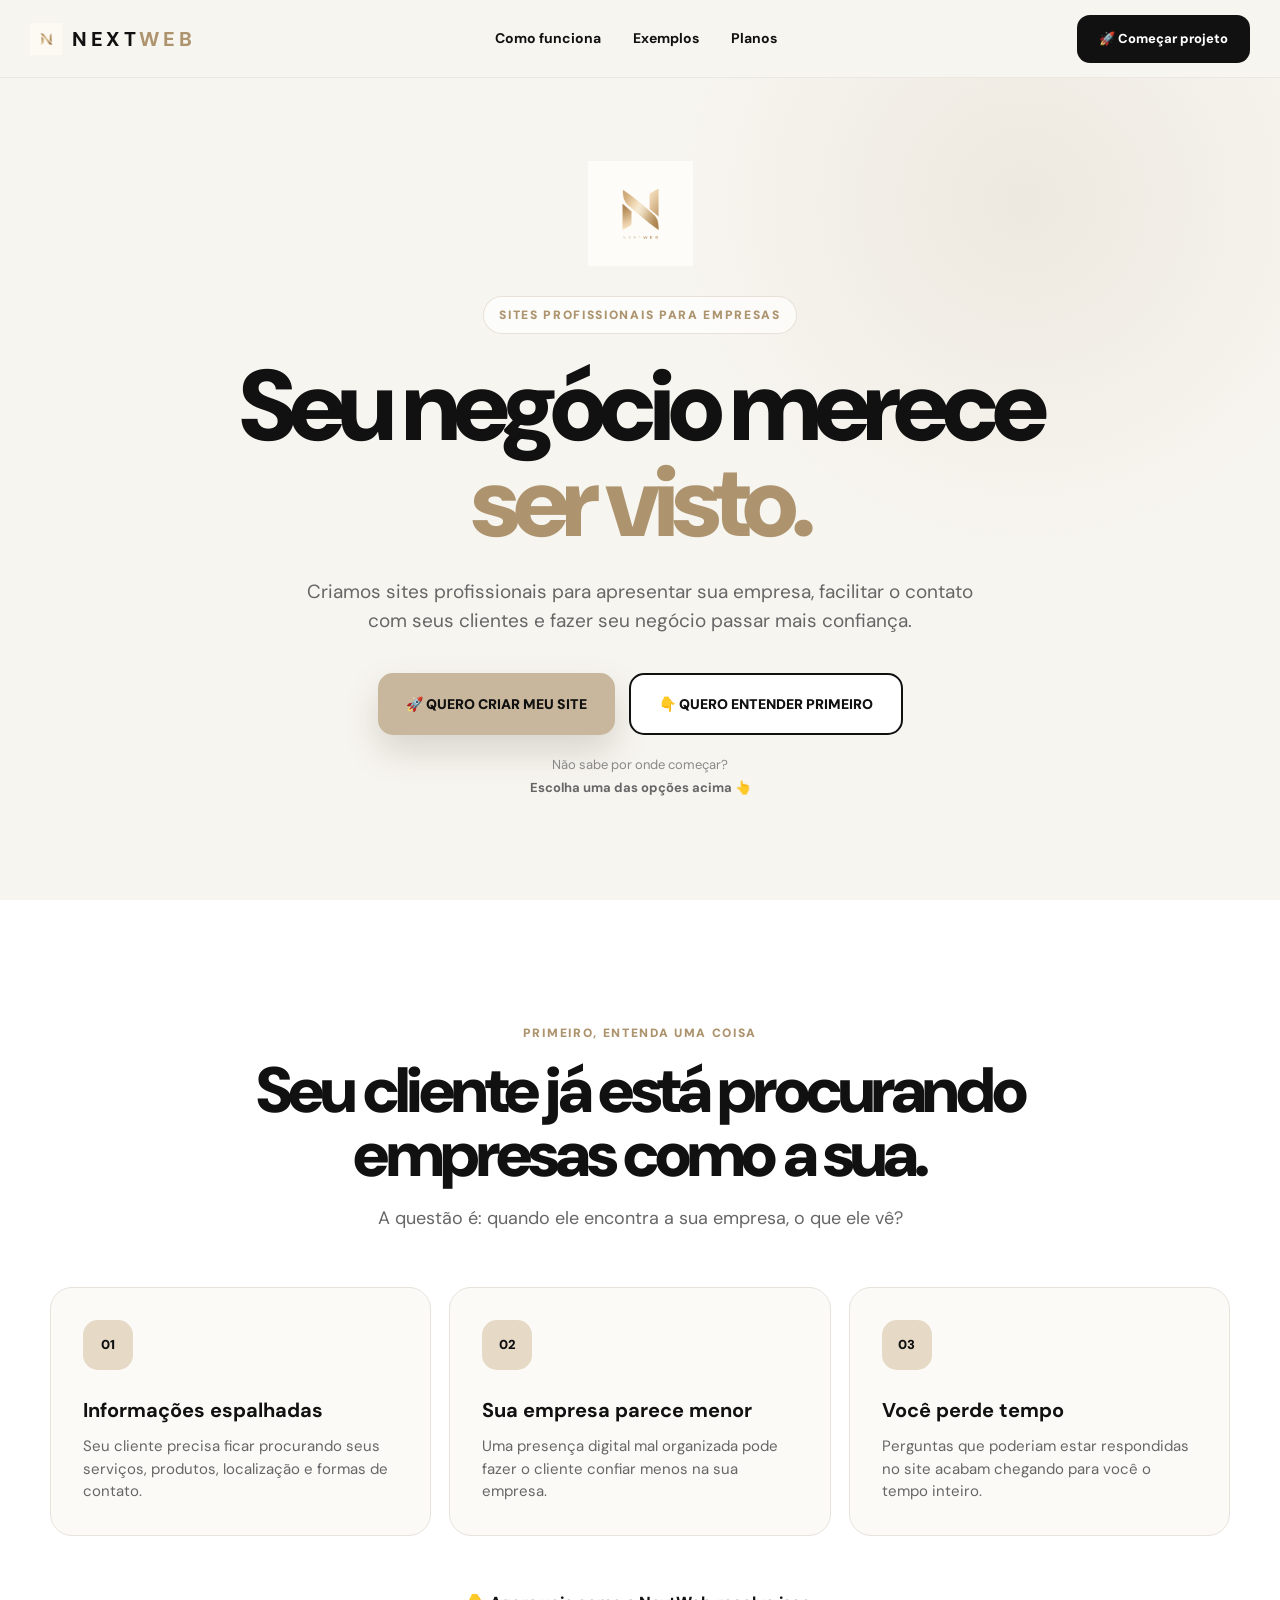
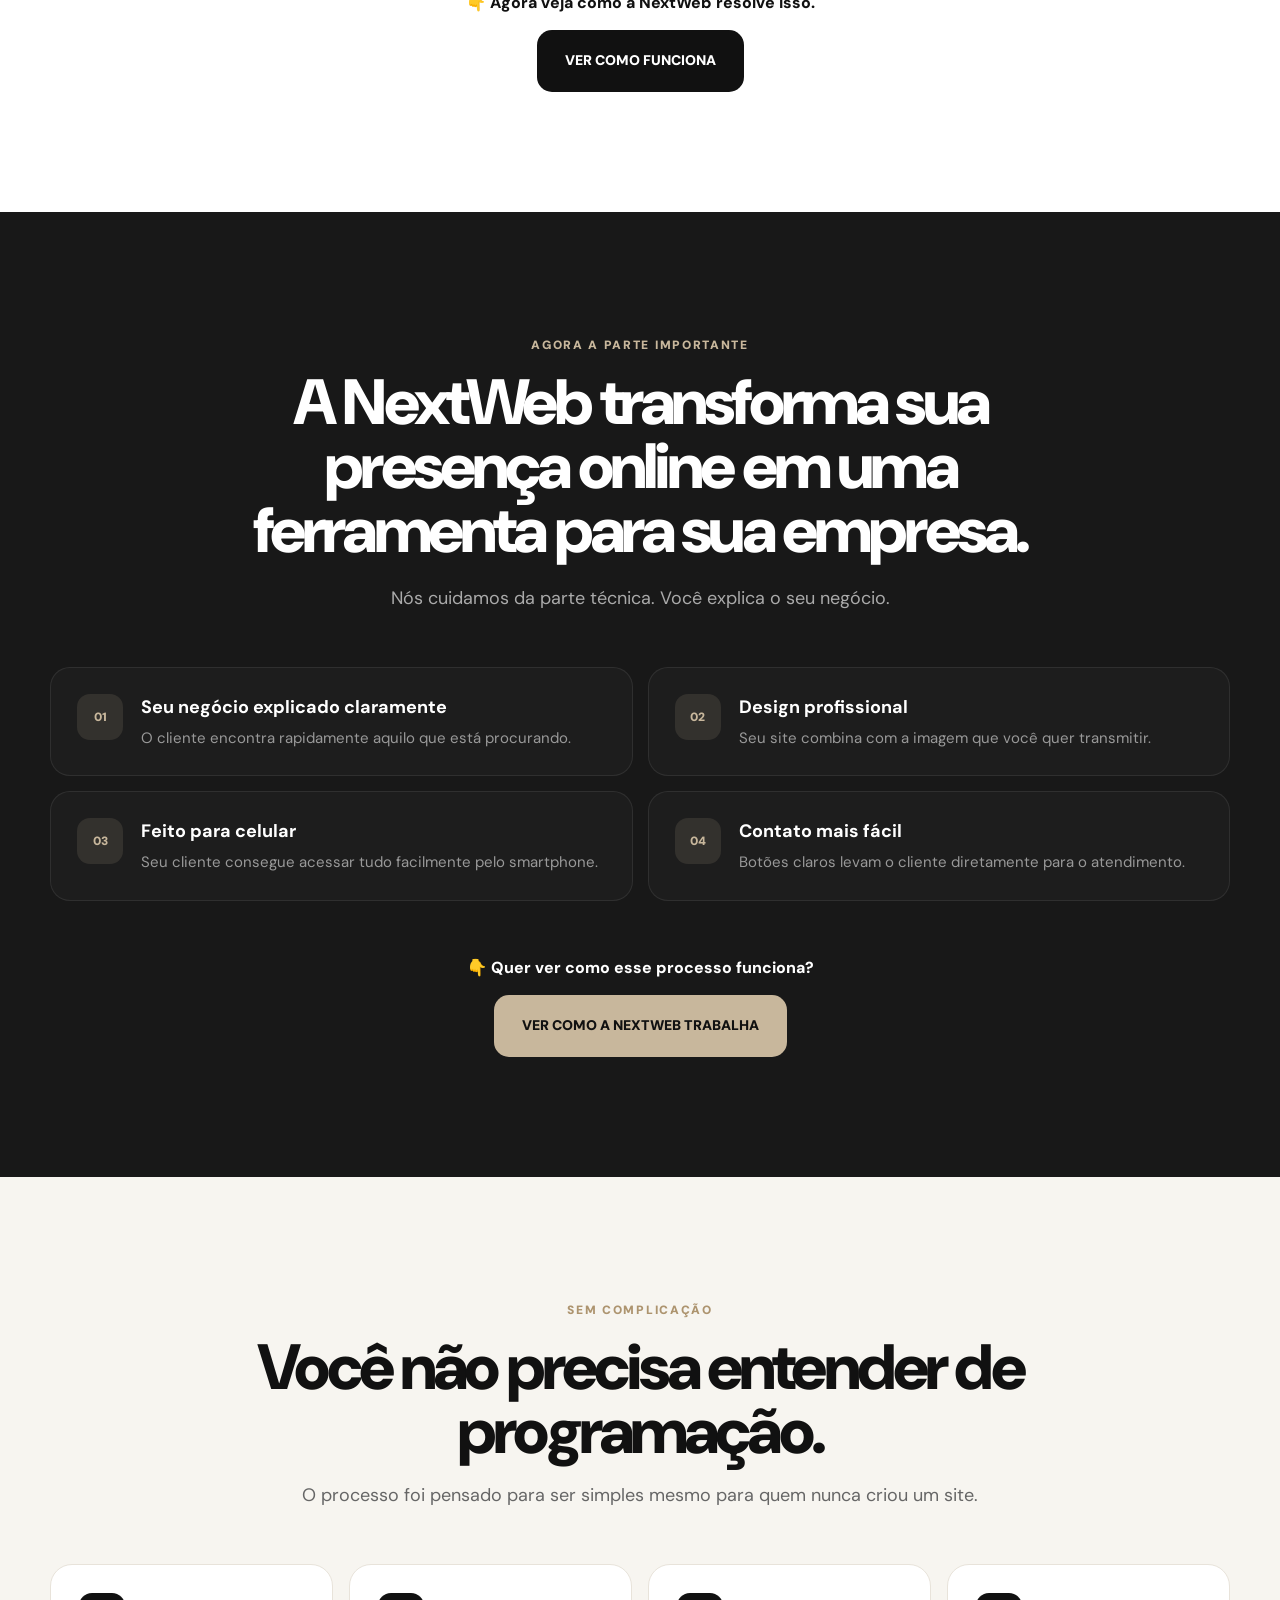
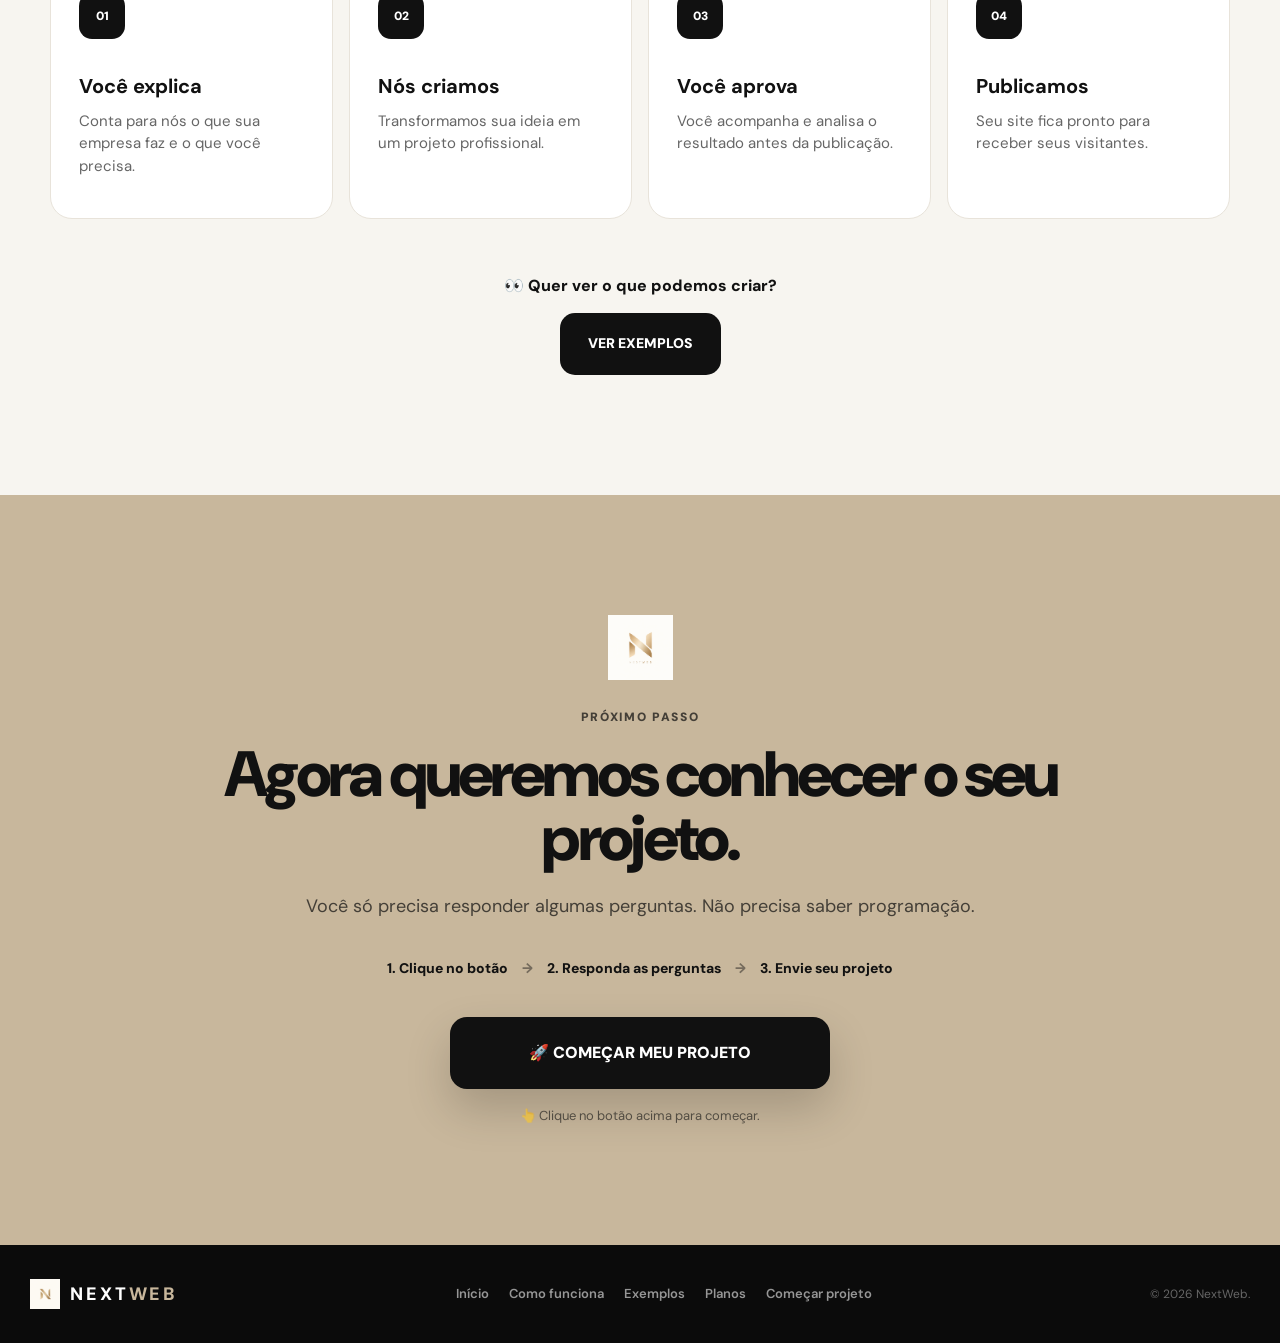
<file: index.html>
<!DOCTYPE html>
<html lang="pt-BR">

<head>
    <meta charset="UTF-8">
    <meta name="viewport" content="width=device-width, initial-scale=1.0">
    <meta
        name="description"
        content="A NextWeb cria sites profissionais para empresas que querem crescer na internet."
    >
    <title>NextWeb | Seu negócio merece mais presença</title>
    <link rel="icon" type="image/png" href="imgs/ChatGPT Image 26_08_2026, 11_01_41 (1).png">
    <link rel="preconnect" href="https://fonts.googleapis.com">
    <link rel="preconnect" href="https://fonts.gstatic.com" crossorigin>
    <link
        href="https://fonts.googleapis.com/css2?family=DM+Sans:wght@400;500;600;700;800;900&display=swap"
        rel="stylesheet"
    >
    <link rel="stylesheet" href="css/index.css">
</head>
<body>
    <header class="navbar">
        <a href="index.html" class="brand">
            <img
                src="imgs/ChatGPT Image 26_08_2026, 11_01_41 (1).png"
                alt="NextWeb"
                class="brand-icon"
            >
            <span class="brand-name">
                NEXT<span>WEB</span>
            </span>
        </a>

        <nav class="nav-links">
            <a href="projeto.html">
                Como funciona
            </a>
            <a href="exemplos.html">
                Exemplos
            </a>
            <a href="planos.html">
                Planos
            </a>
        </nav>
        <a
            href="projeto.html"
            class="nav-button"
        >
            🚀 Começar projeto
        </a>
    </header>


    <main>
        <section class="hero">
            <div class="hero-content">

                <img
                    src="imgs/ChatGPT Image 26_08_2026, 11_01_41 (2).png"
                    alt="NextWeb"
                    class="hero-logo"
                >

                <div class="hero-tag">
                    SITES PROFISSIONAIS PARA EMPRESAS
                </div>

                <h1>
                    Seu negócio merece
                    <span>ser visto.</span>
                </h1>

                <p class="hero-description">

                    Criamos sites profissionais para apresentar
                    sua empresa, facilitar o contato com seus clientes
                    e fazer seu negócio passar mais confiança.
                </p>

                <div class="hero-actions">
                    <a
                        href="projeto.html"
                        class="button button-primary"
                    >
                        🚀 QUERO CRIAR MEU SITE
                    </a>

                    <a
                        href="#entenda"
                        class="button button-secondary"
                    >
                        👇 QUERO ENTENDER PRIMEIRO
                    </a>
                </div>

                <div class="hero-direction">

                    <span>
                        Não sabe por onde começar?
                    </span>
                    <strong>
                        Escolha uma das opções acima 👆
                    </strong>
                </div>
            </div>
        </section>
        <section class="problem" id="entenda">
            <div class="section-container">
                <div class="section-heading">
                    <span class="section-tag">
                        PRIMEIRO, ENTENDA UMA COISA
                    </span>
                    <h2>
                        Seu cliente já está procurando
                        empresas como a sua.
                    </h2>
                    <p class="section-text">
                        A questão é: quando ele encontra a sua empresa,
                        o que ele vê?
                    </p>
                </div>

                <div class="problem-grid">

                    <article class="problem-card">
                        <div class="card-icon">
                            01
                        </div>
                        <h3>
                            Informações espalhadas
                        </h3>
                        <p>
                            Seu cliente precisa ficar procurando
                            seus serviços, produtos, localização
                            e formas de contato.
                        </p>
                    </article>

                    <article class="problem-card">
                        <div class="card-icon">
                            02
                        </div>
                        <h3>
                            Sua empresa parece menor
                        </h3>
                        <p>
                            Uma presença digital mal organizada
                            pode fazer o cliente confiar menos
                            na sua empresa.
                        </p>
                    </article>

                    <article class="problem-card">
                        <div class="card-icon">
                            03
                        </div>
                        <h3>
                            Você perde tempo
                        </h3>
                        <p>
                            Perguntas que poderiam estar respondidas
                            no site acabam chegando para você
                            o tempo inteiro.
                        </p>
                    </article>
                </div>

                <div class="next-action">
                    <p>
                        👇 Agora veja como a NextWeb resolve isso.
                    </p>

                    <a
                        href="#solucao"
                        class="button button-dark"
                    >
                        VER COMO FUNCIONA
                    </a>
                </div>
            </div>
        </section>
        <section
            class="solution"
            id="solucao"
        >
            <div class="section-container">

                <div class="solution-header">
                    <span class="section-tag">
                        AGORA A PARTE IMPORTANTE
                    </span>
                    <h2>
                        A NextWeb transforma sua presença
                        online em uma ferramenta para sua empresa.
                    </h2>
                    <p>
                        Nós cuidamos da parte técnica.
                        Você explica o seu negócio.
                    </p>
                </div>

                <div class="benefits">

                    <article class="benefit">
                        <div class="benefit-number">
                            01
                        </div>
                        <div>
                            <h3>
                                Seu negócio explicado claramente
                            </h3>
                            <p>
                                O cliente encontra rapidamente
                                aquilo que está procurando.
                            </p>
                        </div>
                    </article>

                    <article class="benefit">
                        <div class="benefit-number">
                            02
                        </div>
                        <div>
                            <h3>
                                Design profissional
                            </h3>
                            <p>
                                Seu site combina com a imagem
                                que você quer transmitir.
                            </p>
                        </div>
                    </article>

                    <article class="benefit">
                        <div class="benefit-number">
                            03
                        </div>
                        <div>
                            <h3>
                                Feito para celular
                            </h3>
                            <p>
                                Seu cliente consegue acessar
                                tudo facilmente pelo smartphone.
                            </p>
                        </div>
                    </article>


                    <article class="benefit">
                        <div class="benefit-number">
                            04
                        </div>
                        <div>
                            <h3>
                                Contato mais fácil
                            </h3>
                            <p>
                                Botões claros levam o cliente
                                diretamente para o atendimento.
                            </p>
                        </div>
                    </article>
                </div>


                <div class="next-action dark-action">
                    <p>
                        👇 Quer ver como esse processo funciona?
                    </p>
                    <a
                        href="projeto.html"
                        class="button button-beige"
                    >
                        VER COMO A NEXTWEB TRABALHA
                    </a>
                </div>
            </div>
        </section>

        <section class="process-preview">
            <div class="section-container">
                <div class="section-heading">
                    <span class="section-tag">
                        SEM COMPLICAÇÃO
                    </span>
                    <h2>
                        Você não precisa entender de programação.
                    </h2>
                    <p class="section-text">
                        O processo foi pensado para ser simples
                        mesmo para quem nunca criou um site.
                    </p>
                </div>

                <div class="steps">

                    <article class="step">
                        <span class="step-number">
                            01
                        </span>
                        <h3>
                            Você explica
                        </h3>
                        <p>
                            Conta para nós o que sua empresa faz
                            e o que você precisa.
                        </p>
                    </article>

                    <article class="step">
                        <span class="step-number">
                            02
                        </span>
                        <h3>
                            Nós criamos
                        </h3>
                        <p>
                            Transformamos sua ideia em
                            um projeto profissional.
                        </p>
                    </article>

                    <article class="step">
                        <span class="step-number">
                            03
                        </span>
                        <h3>
                            Você aprova
                        </h3>
                        <p>
                            Você acompanha e analisa o resultado
                            antes da publicação.
                        </p>
                    </article>


                    <article class="step">
                        <span class="step-number">
                            04
                        </span>
                        <h3>
                            Publicamos
                        </h3>
                        <p>
                            Seu site fica pronto para receber
                            seus visitantes.
                        </p>
                    </article>
                </div>


                <div class="next-action">
                    <p>
                        👀 Quer ver o que podemos criar?
                    </p>

                    <a
                        href="exemplos.html"
                        class="button button-dark"
                    >
                        VER EXEMPLOS
                    </a>
                </div>
            </div>
        </section>

        <section class="final-cta">
            <div class="section-container">

                <img
                    src="imgs/ChatGPT Image 26_08_2026, 11_01_41 (2).png"
                    alt=""
                    class="cta-logo"
                >

                <span class="section-tag">
                    PRÓXIMO PASSO
                </span>

                <h2>
                    Agora queremos conhecer
                    o seu projeto.
                </h2>

                <p>
                    Você só precisa responder algumas perguntas.
                    Não precisa saber programação.
                </p>

                <div class="cta-steps">
                    <span>
                        1. Clique no botão
                    </span>
                    <span class="cta-arrow">
                        →
                    </span>
                    <span>
                        2. Responda as perguntas
                    </span>
                    <span class="cta-arrow">
                        →
                    </span>
                    <span>
                        3. Envie seu projeto
                    </span>
                </div>

                <a
                    href="projeto.html"
                    class="button button-big"
                >
                    🚀 COMEÇAR MEU PROJETO
            </a>

                <p class="cta-help">
                    👆 Clique no botão acima para começar.
                </p>

            </div>

        </section>

    </main>

    <footer>
        <div class="footer-brand">

            <img
                src="imgs/ChatGPT Image 26_08_2026, 11_01_41 (1).png"
                alt="NextWeb"
            >
            <span>
                NEXT<span>WEB</span>
            </span>
        </div>

        <div class="footer-links">
            <a href="index.html">
                Início
            </a>
            <a href="projeto.html">
                Como funciona
            </a>
            <a href="exemplos.html">
                Exemplos
            </a>
            <a href="planos.html">
                Planos
            </a>
            <a href="projeto.html">
                Começar projeto
            </a>
        </div>

        <p>
            © 2026 NextWeb.
        </p>
    </footer>

    <script src="js/index.js"></script>
</body>

</html>
</file>
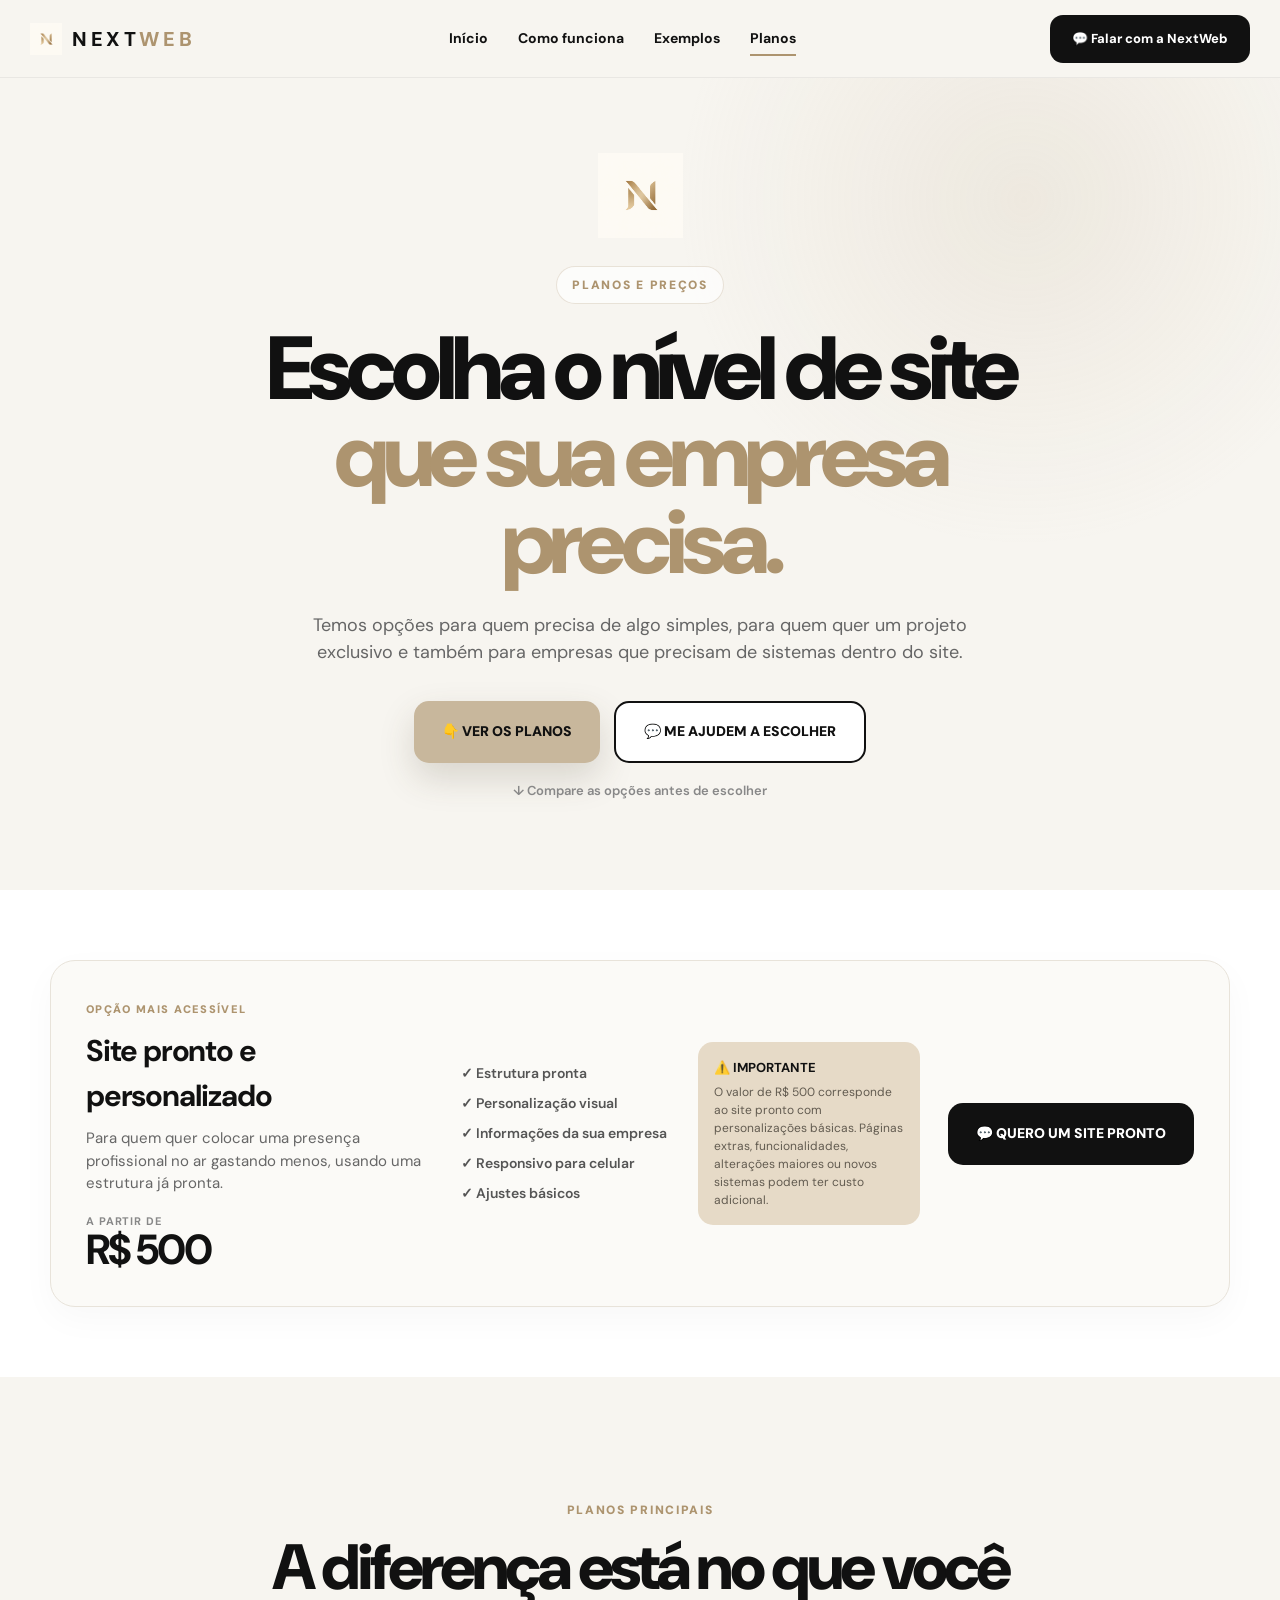
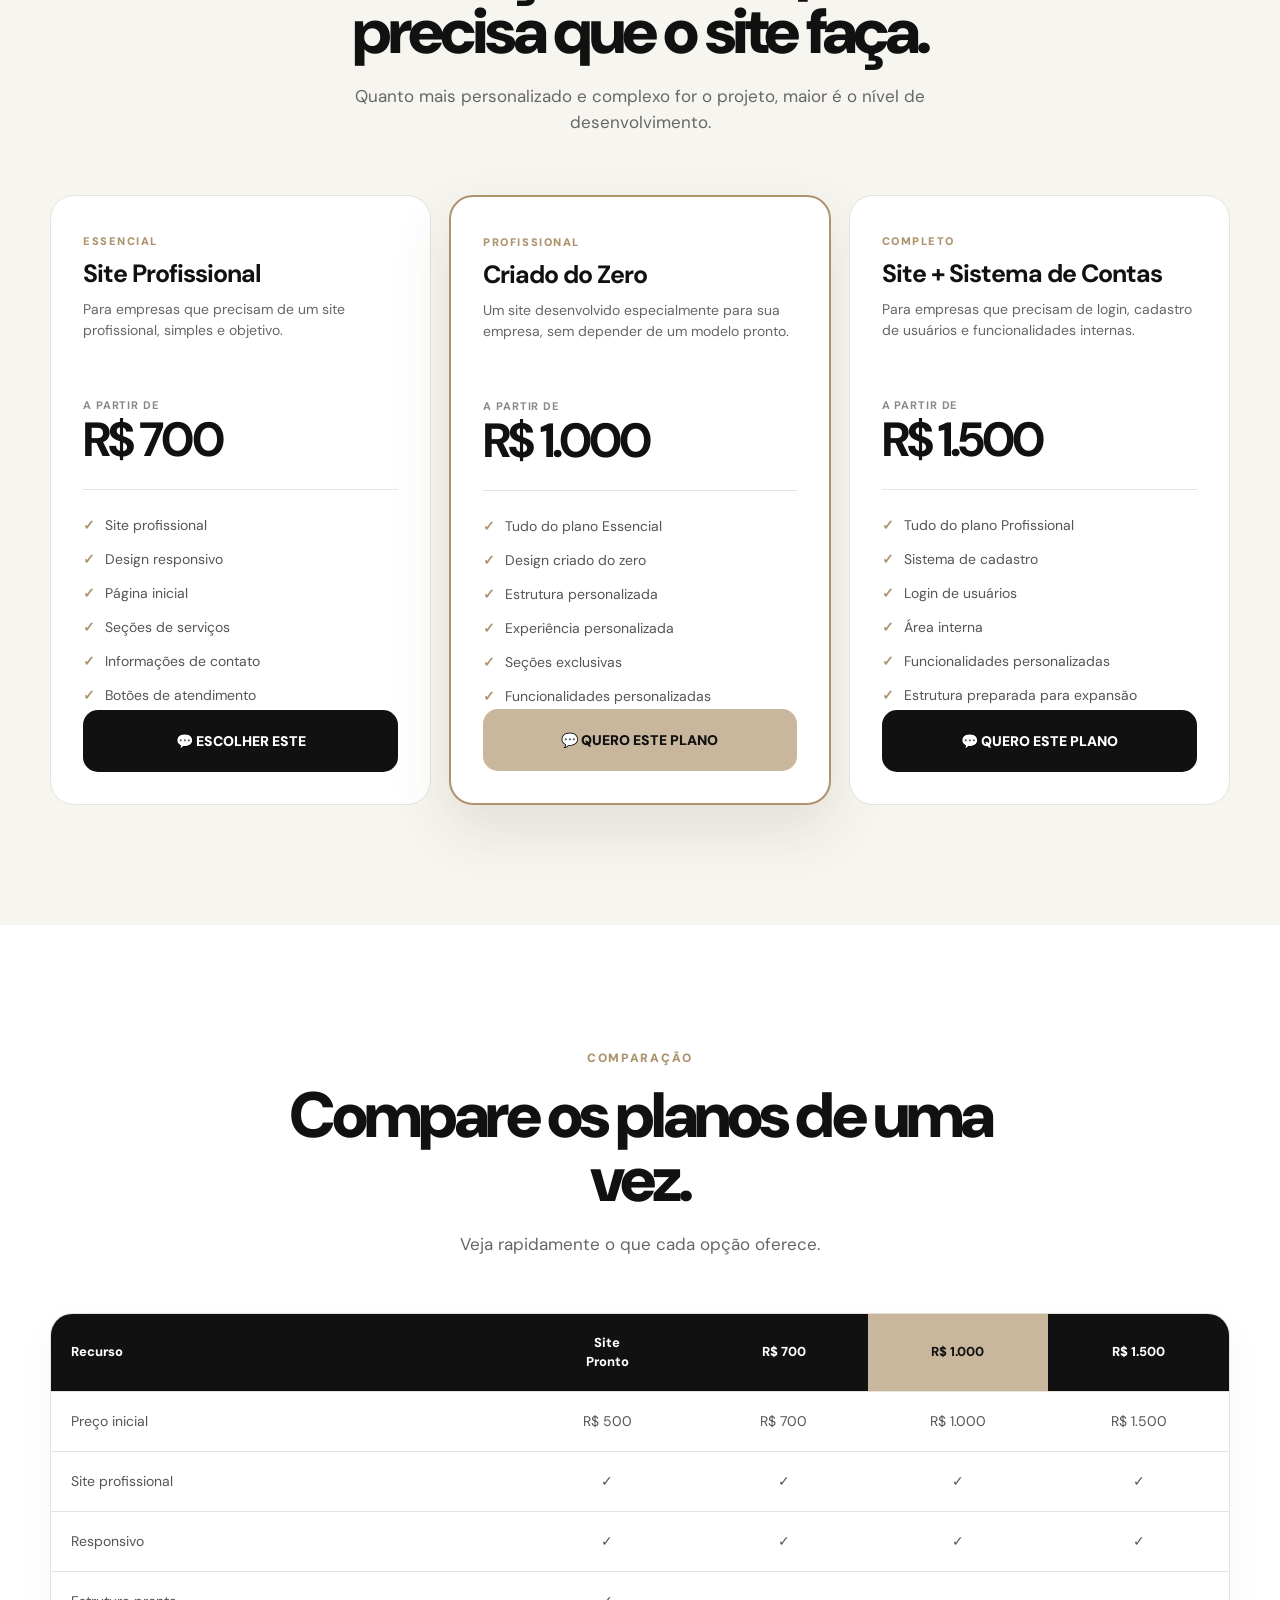
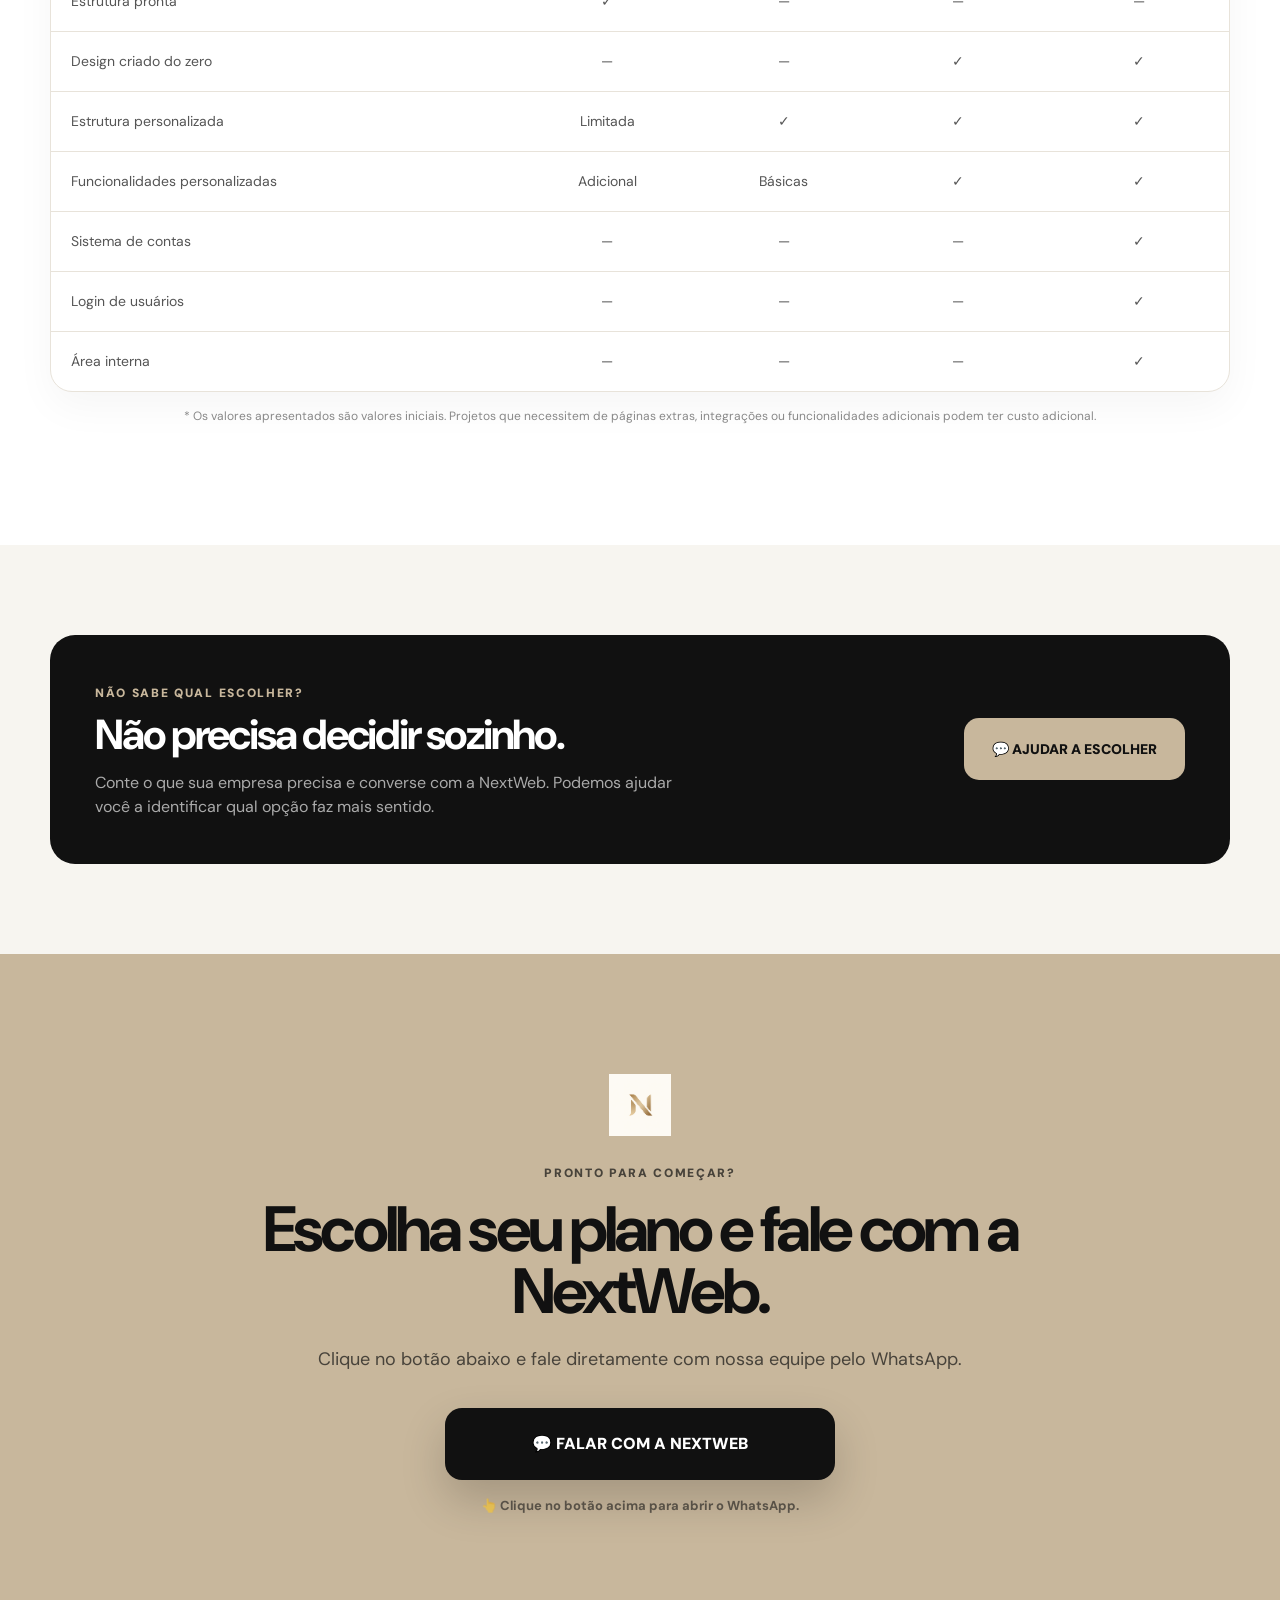
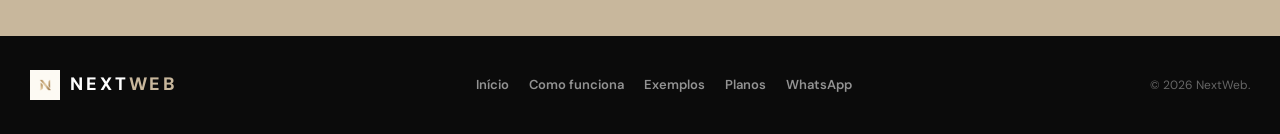
<file: planos.html>
<!DOCTYPE html>
<html lang="pt-BR">

<head>
    <meta charset="UTF-8">

    <meta name="viewport" content="width=device-width, initial-scale=1.0">

    <meta
        name="description"
        content="Conheça os planos e preços da NextWeb para criação de sites profissionais."
    >

    <title>Planos e Preços | NextWeb</title>

    <link
        rel="icon"
        type="image/png"
        href="imgs/ChatGPT Image 26_08_2026, 11_01_41 (1).png"
    >

    <link rel="preconnect" href="https://fonts.googleapis.com">
    <link rel="preconnect" href="https://fonts.gstatic.com" crossorigin>

    <link
        href="https://fonts.googleapis.com/css2?family=DM+Sans:wght@400;500;600;700;800;900&display=swap"
        rel="stylesheet"
    >

    <link rel="stylesheet" href="css/planos.css">
</head>

<body>

    <!-- =====================================================
         NAVBAR
    ====================================================== -->

    <header class="navbar">

        <a href="index.html" class="brand">

            <img
                src="imgs/ChatGPT Image 26_08_2026, 11_01_41 (1).png"
                alt="NextWeb"
                class="brand-icon"
            >

            <span class="brand-name">
                NEXT<span>WEB</span>
            </span>

        </a>


        <nav class="nav-links">

            <a href="index.html">
                Início
            </a>

            <a href="como-funciona.html">
                Como funciona
            </a>

            <a href="exemplos.html">
                Exemplos
            </a>

            <a
                href="planos.html"
                class="active"
            >
                Planos
            </a>

        </nav>


        <a
            href="https://wa.me/31935681276?text=Ol%C3%A1%20NextWeb!%20Quero%20conhecer%20os%20servi%C3%A7os%20e%20come%C3%A7ar%20um%20projeto."
            class="nav-button whatsapp-button"
            target="_blank"
            rel="noopener noreferrer"
        >
            💬 Falar com a NextWeb
        </a>

    </header>


    <main>

        <!-- =====================================================
             HERO
        ====================================================== -->

        <section class="hero">

            <div class="hero-content">

                <img
                    src="imgs/ChatGPT Image 26_08_2026, 11_01_41 (1).png"
                    alt="NextWeb"
                    class="hero-logo"
                >


                <span class="hero-tag">
                    PLANOS E PREÇOS
                </span>


                <h1>
                    Escolha o nível de site
                    <span>que sua empresa precisa.</span>
                </h1>


                <p class="hero-description">
                    Temos opções para quem precisa de algo simples,
                    para quem quer um projeto exclusivo e também
                    para empresas que precisam de sistemas dentro do site.
                </p>


                <div class="hero-actions">

                    <a
                        href="#planos"
                        class="button button-primary"
                    >
                        👇 VER OS PLANOS
                    </a>

                    <a
                        href="https://wa.me/31935681276?text=Ol%C3%A1%20NextWeb!%20Ainda%20n%C3%A3o%20sei%20qual%20plano%20%C3%A9%20ideal%20para%20minha%20empresa.%20Gostaria%20de%20uma%20ajuda%20para%20escolher."
                        class="button button-secondary whatsapp-button"
                        target="_blank"
                        rel="noopener noreferrer"
                    >
                        💬 ME AJUDEM A ESCOLHER
                    </a>

                </div>


                <div class="hero-help">
                    ↓ Compare as opções antes de escolher
                </div>

            </div>

        </section>


        <!-- =====================================================
             SITE PRONTO — R$ 500
        ====================================================== -->

        <section class="ready-option">

            <div class="section-container">

                <div class="ready-card">

                    <div class="ready-info">

                        <span class="ready-badge">
                            OPÇÃO MAIS ACESSÍVEL
                        </span>


                        <h2>
                            Site pronto e personalizado
                        </h2>


                        <p>
                            Para quem quer colocar uma presença
                            profissional no ar gastando menos,
                            usando uma estrutura já pronta.
                        </p>


                        <div class="ready-price">

                            <span>
                                a partir de
                            </span>

                            <strong>
                                R$ 500
                            </strong>

                        </div>

                    </div>


                    <div class="ready-features">

                        <div>
                            ✓ Estrutura pronta
                        </div>

                        <div>
                            ✓ Personalização visual
                        </div>

                        <div>
                            ✓ Informações da sua empresa
                        </div>

                        <div>
                            ✓ Responsivo para celular
                        </div>

                        <div>
                            ✓ Ajustes básicos
                        </div>

                    </div>


                    <div class="ready-additional">

                        <strong>
                            ⚠️ IMPORTANTE
                        </strong>

                        <p>
                            O valor de R$ 500 corresponde ao site
                            pronto com personalizações básicas.
                            Páginas extras, funcionalidades,
                            alterações maiores ou novos sistemas
                            podem ter custo adicional.
                        </p>

                    </div>


                    <a
                        href="https://wa.me/31935681276?text=Ol%C3%A1%20NextWeb!%20Tenho%20interesse%20no%20site%20pronto%20a%20partir%20de%20R%24%20500.%20Gostaria%20de%20saber%20mais%20sobre%20o%20que%20est%C3%A1%20inclu%C3%ADdo."
                        class="button button-dark whatsapp-button"
                        target="_blank"
                        rel="noopener noreferrer"
                    >
                        💬 QUERO UM SITE PRONTO
                    </a>

                </div>

            </div>

        </section>


        <!-- =====================================================
             PLANOS PRINCIPAIS
        ====================================================== -->

        <section
            class="plans"
            id="planos"
        >

            <div class="section-container">

                <div class="section-heading">

                    <span class="section-tag">
                        PLANOS PRINCIPAIS
                    </span>


                    <h2>
                        A diferença está no que
                        você precisa que o site faça.
                    </h2>


                    <p>
                        Quanto mais personalizado e complexo for
                        o projeto, maior é o nível de desenvolvimento.
                    </p>

                </div>


                <div class="plans-grid">


                    <!-- =================================================
                         R$ 700
                    ================================================== -->

                    <article class="plan-card">

                        <div class="plan-top">

                            <span class="plan-label">
                                ESSENCIAL
                            </span>


                            <h3>
                                Site Profissional
                            </h3>


                            <p class="plan-description">
                                Para empresas que precisam de um site
                                profissional, simples e objetivo.
                            </p>

                        </div>


                        <div class="plan-price">

                            <span>
                                a partir de
                            </span>

                            <strong>
                                R$ 700
                            </strong>

                        </div>


                        <div class="plan-divider"></div>


                        <ul class="plan-features">

                            <li>
                                <span>✓</span>
                                Site profissional
                            </li>

                            <li>
                                <span>✓</span>
                                Design responsivo
                            </li>

                            <li>
                                <span>✓</span>
                                Página inicial
                            </li>

                            <li>
                                <span>✓</span>
                                Seções de serviços
                            </li>

                            <li>
                                <span>✓</span>
                                Informações de contato
                            </li>

                            <li>
                                <span>✓</span>
                                Botões de atendimento
                            </li>

                        </ul>


                        <a
                            href="https://wa.me/31935681276?text=Ol%C3%A1%20NextWeb!%20Tenho%20interesse%20no%20plano%20de%20Site%20Profissional%20a%20partir%20de%20R%24%20700.%20Gostaria%20de%20saber%20mais%20sobre%20o%20plano."
                            class="button plan-button whatsapp-button"
                            target="_blank"
                            rel="noopener noreferrer"
                        >
                            💬 ESCOLHER ESTE
                        </a>

                    </article>


                    <!-- =================================================
                         R$ 1.000
                    ================================================== -->

                    <article class="plan-card featured">

                        <div class="plan-top">

                            <span class="plan-label">
                                PROFISSIONAL
                            </span>


                            <h3>
                                Criado do Zero
                            </h3>


                            <p class="plan-description">
                                Um site desenvolvido especialmente
                                para sua empresa, sem depender
                                de um modelo pronto.
                            </p>

                        </div>


                        <div class="plan-price">

                            <span>
                                a partir de
                            </span>

                            <strong>
                                R$ 1.000
                            </strong>

                        </div>


                        <div class="plan-divider"></div>


                        <ul class="plan-features">

                            <li>
                                <span>✓</span>
                                Tudo do plano Essencial
                            </li>

                            <li>
                                <span>✓</span>
                                Design criado do zero
                            </li>

                            <li>
                                <span>✓</span>
                                Estrutura personalizada
                            </li>

                            <li>
                                <span>✓</span>
                                Experiência personalizada
                            </li>

                            <li>
                                <span>✓</span>
                                Seções exclusivas
                            </li>

                            <li>
                                <span>✓</span>
                                Funcionalidades personalizadas
                            </li>

                        </ul>


                        <a
                            href="https://wa.me/31935681276?text=Ol%C3%A1%20NextWeb!%20Tenho%20interesse%20no%20plano%20de%20Site%20Criado%20do%20Zero%20a%20partir%20de%20R%24%201.000.%20Gostaria%20de%20saber%20mais%20e%20entender%20como%20podemos%20come%C3%A7ar."
                            class="button plan-button featured-button whatsapp-button"
                            target="_blank"
                            rel="noopener noreferrer"
                        >
                            💬 QUERO ESTE PLANO
                        </a>

                    </article>


                    <!-- =================================================
                         R$ 1.500
                    ================================================== -->

                    <article class="plan-card">

                        <div class="plan-top">

                            <span class="plan-label">
                                COMPLETO
                            </span>


                            <h3>
                                Site + Sistema de Contas
                            </h3>


                            <p class="plan-description">
                                Para empresas que precisam de login,
                                cadastro de usuários e funcionalidades
                                internas.
                            </p>

                        </div>


                        <div class="plan-price">

                            <span>
                                a partir de
                            </span>

                            <strong>
                                R$ 1.500
                            </strong>

                        </div>


                        <div class="plan-divider"></div>


                        <ul class="plan-features">

                            <li>
                                <span>✓</span>
                                Tudo do plano Profissional
                            </li>

                            <li>
                                <span>✓</span>
                                Sistema de cadastro
                            </li>

                            <li>
                                <span>✓</span>
                                Login de usuários
                            </li>

                            <li>
                                <span>✓</span>
                                Área interna
                            </li>

                            <li>
                                <span>✓</span>
                                Funcionalidades personalizadas
                            </li>

                            <li>
                                <span>✓</span>
                                Estrutura preparada para expansão
                            </li>

                        </ul>


                        <a
                            href="https://wa.me/31935681276?text=Ol%C3%A1%20NextWeb!%20Tenho%20interesse%20no%20plano%20de%20Site%20Criado%20do%20Zero%20com%20Sistema%20de%20Contas%20a%20partir%20de%20R%24%201.500.%20Gostaria%20de%20saber%20mais%20sobre%20as%20funcionalidades."
                            class="button plan-button whatsapp-button"
                            target="_blank"
                            rel="noopener noreferrer"
                        >
                            💬 QUERO ESTE PLANO
                        </a>

                    </article>

                </div>

            </div>

        </section>


        <!-- =====================================================
             TABELA
        ====================================================== -->

        <section class="comparison">

            <div class="section-container">

                <div class="section-heading">

                    <span class="section-tag">
                        COMPARAÇÃO
                    </span>


                    <h2>
                        Compare os planos de uma vez.
                    </h2>


                    <p>
                        Veja rapidamente o que cada opção oferece.
                    </p>

                </div>


                <div class="table-wrapper">

                    <table>

                        <thead>

                            <tr>

                                <th>
                                    Recurso
                                </th>

                                <th>
                                    Site<br>Pronto
                                </th>

                                <th>
                                    R$ 700
                                </th>

                                <th class="table-highlight">
                                    R$ 1.000
                                </th>

                                <th>
                                    R$ 1.500
                                </th>

                            </tr>

                        </thead>


                        <tbody>

                            <tr>

                                <td>
                                    Preço inicial
                                </td>

                                <td>
                                    R$ 500
                                </td>

                                <td>
                                    R$ 700
                                </td>

                                <td>
                                    R$ 1.000
                                </td>

                                <td>
                                    R$ 1.500
                                </td>

                            </tr>


                            <tr>

                                <td>
                                    Site profissional
                                </td>

                                <td>✓</td>
                                <td>✓</td>
                                <td>✓</td>
                                <td>✓</td>

                            </tr>


                            <tr>

                                <td>
                                    Responsivo
                                </td>

                                <td>✓</td>
                                <td>✓</td>
                                <td>✓</td>
                                <td>✓</td>

                            </tr>


                            <tr>

                                <td>
                                    Estrutura pronta
                                </td>

                                <td>✓</td>
                                <td>—</td>
                                <td>—</td>
                                <td>—</td>

                            </tr>


                            <tr>

                                <td>
                                    Design criado do zero
                                </td>

                                <td>—</td>
                                <td>—</td>
                                <td>✓</td>
                                <td>✓</td>

                            </tr>


                            <tr>

                                <td>
                                    Estrutura personalizada
                                </td>

                                <td>Limitada</td>
                                <td>✓</td>
                                <td>✓</td>
                                <td>✓</td>

                            </tr>


                            <tr>

                                <td>
                                    Funcionalidades personalizadas
                                </td>

                                <td>
                                    Adicional
                                </td>

                                <td>
                                    Básicas
                                </td>

                                <td>
                                    ✓
                                </td>

                                <td>
                                    ✓
                                </td>

                            </tr>


                            <tr>

                                <td>
                                    Sistema de contas
                                </td>

                                <td>—</td>
                                <td>—</td>
                                <td>—</td>
                                <td>✓</td>

                            </tr>


                            <tr>

                                <td>
                                    Login de usuários
                                </td>

                                <td>—</td>
                                <td>—</td>
                                <td>—</td>
                                <td>✓</td>

                            </tr>


                            <tr>

                                <td>
                                    Área interna
                                </td>

                                <td>—</td>
                                <td>—</td>
                                <td>—</td>
                                <td>✓</td>

                            </tr>

                        </tbody>

                    </table>

                </div>


                <div class="table-note">
                    * Os valores apresentados são valores iniciais.
                    Projetos que necessitem de páginas extras,
                    integrações ou funcionalidades adicionais
                    podem ter custo adicional.
                </div>

            </div>

        </section>


        <!-- =====================================================
             NÃO SABE QUAL ESCOLHER
        ====================================================== -->

        <section class="help-choice">

            <div class="section-container">

                <div class="help-card">

                    <div>

                        <span class="section-tag">
                            NÃO SABE QUAL ESCOLHER?
                        </span>


                        <h2>
                            Não precisa decidir sozinho.
                        </h2>


                        <p>
                            Conte o que sua empresa precisa e
                            converse com a NextWeb. Podemos ajudar
                            você a identificar qual opção faz mais sentido.
                        </p>

                    </div>


                    <a
                        href="https://wa.me/31935681276?text=Ol%C3%A1%20NextWeb!%20Preciso%20de%20ajuda%20para%20escolher%20o%20melhor%20plano%20para%20minha%20empresa."
                        class="button button-beige whatsapp-button"
                        target="_blank"
                        rel="noopener noreferrer"
                    >
                        💬 AJUDAR A ESCOLHER
                    </a>

                </div>

            </div>

        </section>


        <!-- =====================================================
             CTA FINAL
        ====================================================== -->

        <section class="final-cta">

            <div class="section-container">

                <img
                    src="imgs/ChatGPT Image 26_08_2026, 11_01_41 (1).png"
                    alt=""
                    class="cta-logo"
                >


                <span class="section-tag">
                    PRONTO PARA COMEÇAR?
                </span>


                <h2>
                    Escolha seu plano
                    e fale com a NextWeb.
                </h2>


                <p>
                    Clique no botão abaixo e fale diretamente com
                    nossa equipe pelo WhatsApp.
                </p>


                <a
                    href="https://wa.me/31935681276?text=Ol%C3%A1%20NextWeb!%20Quero%20come%C3%A7ar%20um%20projeto%20de%20site.%20Gostaria%20de%20conversar%20sobre%20as%20op%C3%A7%C3%B5es%20dispon%C3%ADveis."
                    class="button button-big whatsapp-button"
                    target="_blank"
                    rel="noopener noreferrer"
                >
                    💬 FALAR COM A NEXTWEB
                </a>


                <div class="final-help">
                    👆 Clique no botão acima para abrir o WhatsApp.
                </div>

            </div>

        </section>

    </main>


    <!-- =====================================================
         FOOTER
    ====================================================== -->

    <footer>

        <div class="footer-brand">

            <img
                src="imgs/ChatGPT Image 26_08_2026, 11_01_41 (1).png"
                alt="NextWeb"
            >

            <span>
                NEXT<span>WEB</span>
            </span>

        </div>


        <div class="footer-links">

            <a href="index.html">
                Início
            </a>

            <a href="como-funciona.html">
                Como funciona
            </a>

            <a href="exemplos.html">
                Exemplos
            </a>

            <a href="planos.html">
                Planos
            </a>

            <a
                href="https://wa.me/31935681276?text=Ol%C3%A1%20NextWeb!%20Quero%20falar%20sobre%20um%20projeto."
                target="_blank"
                rel="noopener noreferrer"
            >
                WhatsApp
            </a>

        </div>


        <p>
            © 2026 NextWeb.
        </p>

    </footer>


    <script src="js/planos.js"></script>

</body>

</html>
</file>
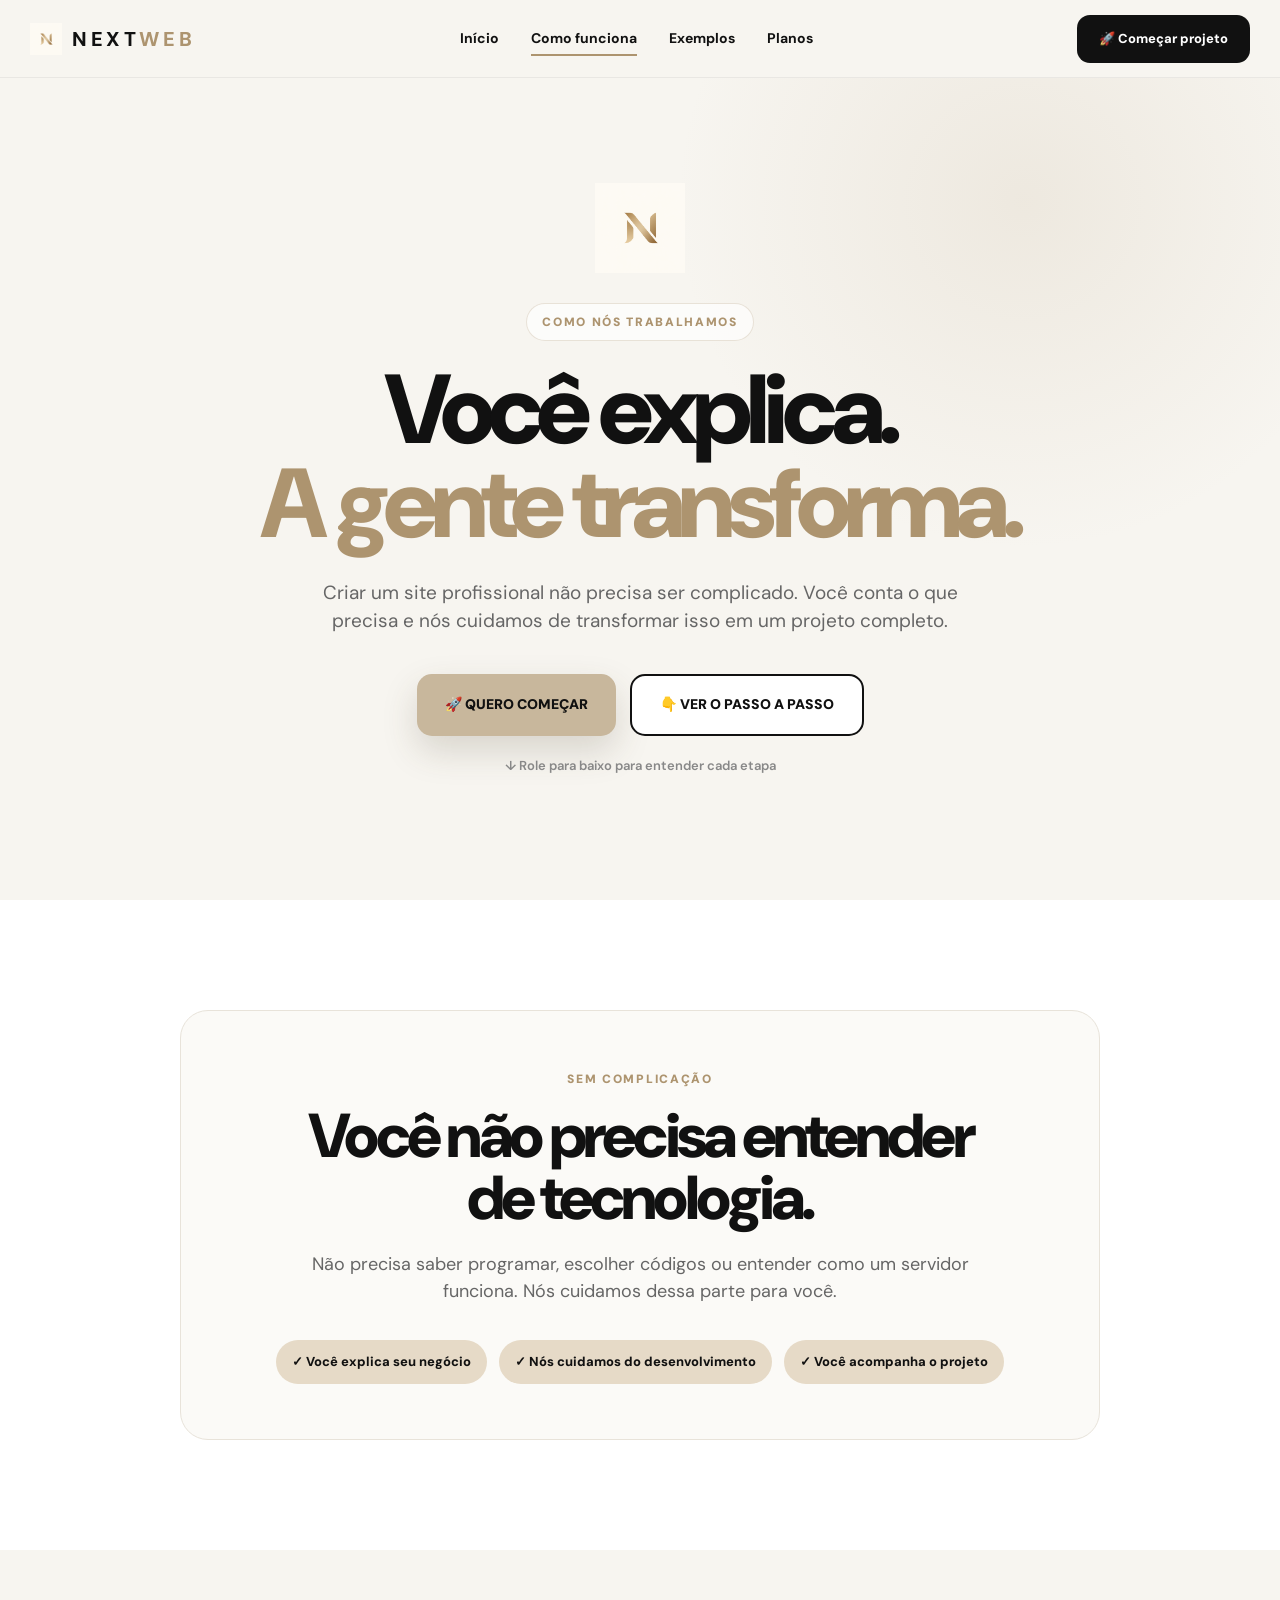
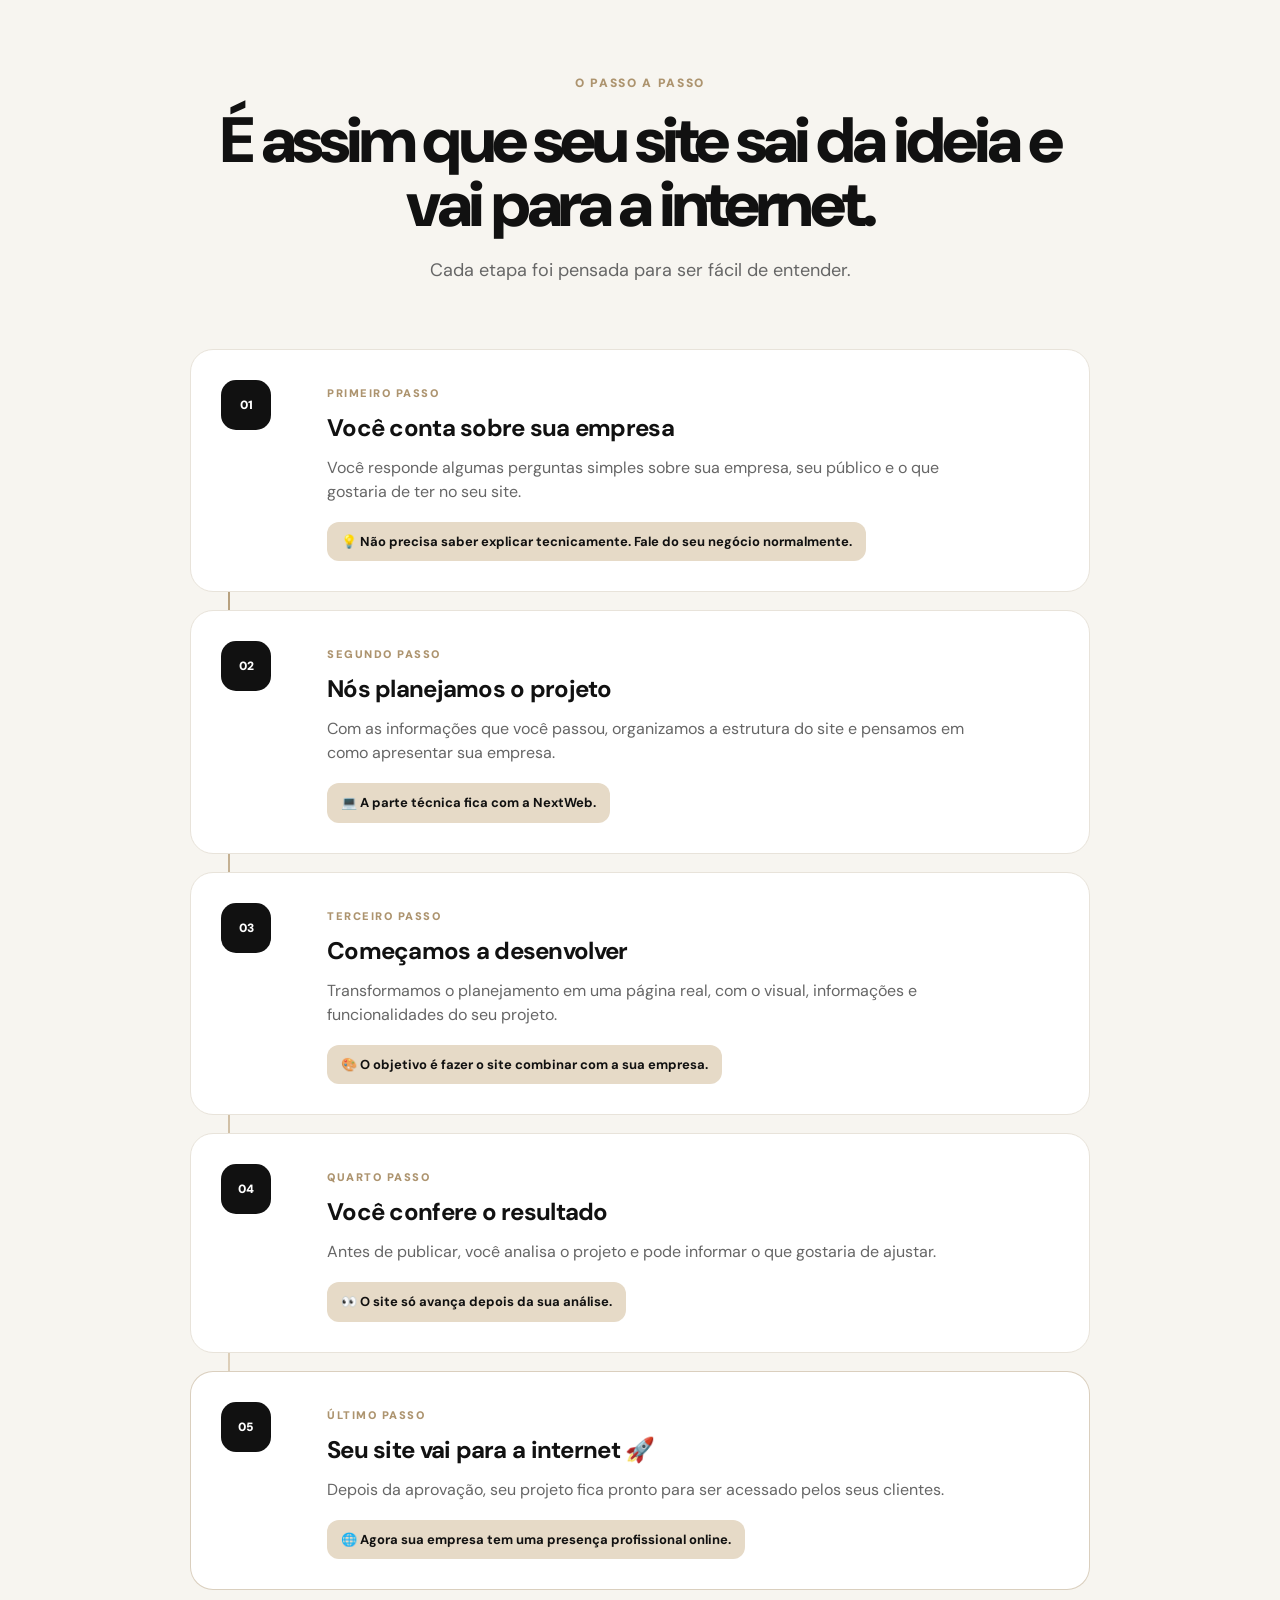
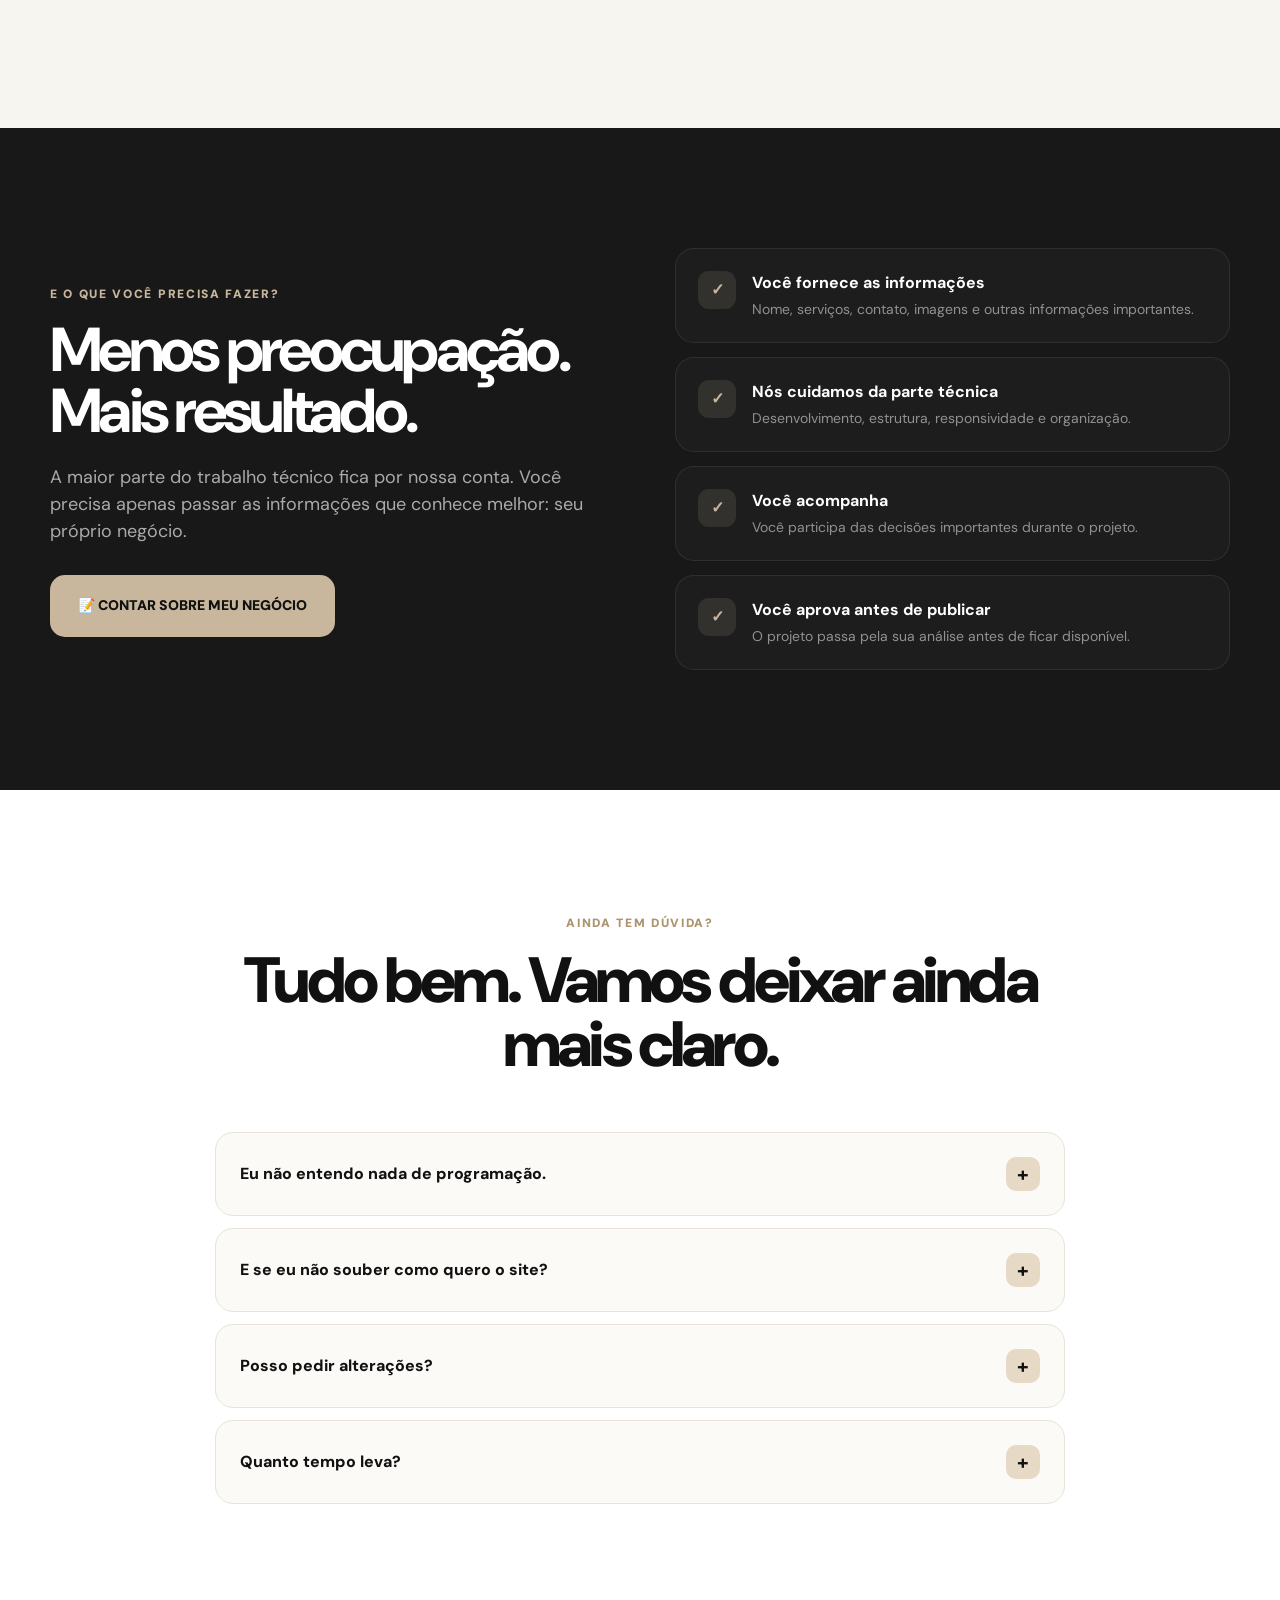
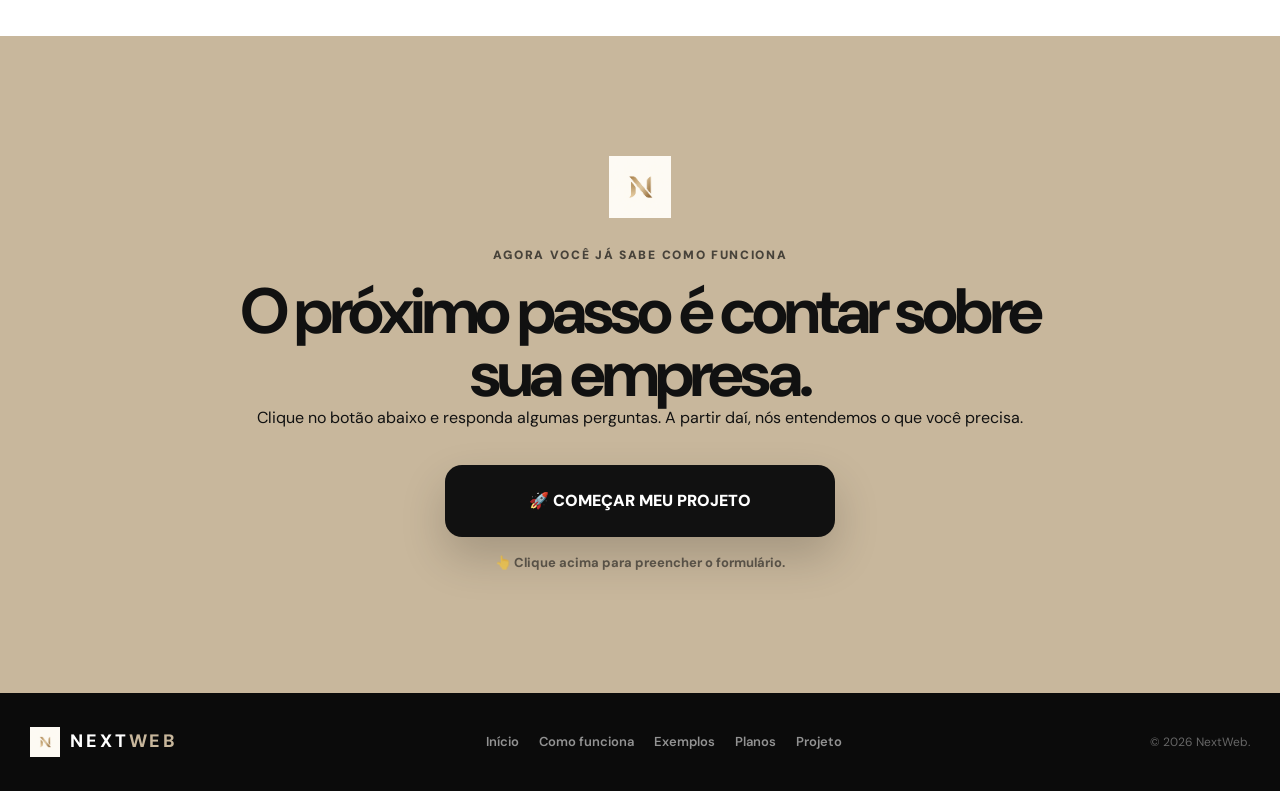
<file: projeto.html>
<!DOCTYPE html>
<html lang="pt-BR">

<head>
    <meta charset="UTF-8">

    <meta name="viewport" content="width=device-width, initial-scale=1.0">

    <meta
        name="description"
        content="Veja como funciona o processo da NextWeb para criar seu site profissional."
    >

    <title>Como Trabalhamos | NextWeb</title>

    <link
        rel="icon"
        type="image/png"
        href="imgs/ChatGPT Image 26_08_2026, 11_01_41 (1).png"
    >

    <link rel="preconnect" href="https://fonts.googleapis.com">
    <link rel="preconnect" href="https://fonts.gstatic.com" crossorigin>

    <link
        href="https://fonts.googleapis.com/css2?family=DM+Sans:wght@400;500;600;700;800;900&display=swap"
        rel="stylesheet"
    >

    <link rel="stylesheet" href="css/projeto.css">
</head>

<body>

    <!-- =====================================================
         NAVBAR
    ====================================================== -->

    <header class="navbar">

        <a href="index.html" class="brand">

            <img
                src="imgs/ChatGPT Image 26_08_2026, 11_01_41 (1).png"
                alt="NextWeb"
                class="brand-icon"
            >

            <span class="brand-name">
                NEXT<span>WEB</span>
            </span>

        </a>


        <nav class="nav-links">

            <a href="index.html">
                Início
            </a>

            <a
                href="como-funciona.html"
                class="active"
            >
                Como funciona
            </a>

            <a href="exemplos.html">
                Exemplos
            </a>

            <a href="planos.html">
                Planos
            </a>

        </nav>


        <a
            href="planos.html"
            class="nav-button"
        >
            🚀 Começar projeto
        </a>

    </header>


    <main>

        <!-- =====================================================
             HERO
        ====================================================== -->

        <section class="hero">

            <div class="hero-content">

                <img
                    src="imgs/ChatGPT Image 26_08_2026, 11_01_41 (1).png"
                    alt="NextWeb"
                    class="hero-logo"
                >


                <span class="hero-tag">
                    COMO NÓS TRABALHAMOS
                </span>


                <h1>
                    Você explica.
                    <span>A gente transforma.</span>
                </h1>


                <p class="hero-description">
                    Criar um site profissional não precisa ser complicado.
                    Você conta o que precisa e nós cuidamos de transformar
                    isso em um projeto completo.
                </p>


                <div class="hero-actions">

                    <a
                        href="planos.html"
                        class="button button-primary"
                    >
                        🚀 QUERO COMEÇAR
                    </a>


                    <a
                        href="#processo"
                        class="button button-secondary"
                    >
                        👇 VER O PASSO A PASSO
                    </a>

                </div>


                <div class="hero-help">
                    ↓ Role para baixo para entender cada etapa
                </div>

            </div>

        </section>


        <!-- =====================================================
             INTRO
        ====================================================== -->

        <section class="intro">

            <div class="section-container">

                <div class="intro-box">

                    <span class="section-tag">
                        SEM COMPLICAÇÃO
                    </span>


                    <h2>
                        Você não precisa entender
                        de tecnologia.
                    </h2>


                    <p>
                        Não precisa saber programar, escolher códigos
                        ou entender como um servidor funciona.
                        Nós cuidamos dessa parte para você.
                    </p>


                    <div class="intro-points">

                        <span>
                            ✓ Você explica seu negócio
                        </span>

                        <span>
                            ✓ Nós cuidamos do desenvolvimento
                        </span>

                        <span>
                            ✓ Você acompanha o projeto
                        </span>

                    </div>

                </div>

            </div>

        </section>


        <!-- =====================================================
             PROCESSO
        ====================================================== -->

        <section
            class="process"
            id="processo"
        >

            <div class="section-container">

                <div class="section-heading">

                    <span class="section-tag">
                        O PASSO A PASSO
                    </span>

                    <h2>
                        É assim que seu site sai
                        da ideia e vai para a internet.
                    </h2>

                    <p>
                        Cada etapa foi pensada para ser fácil
                        de entender.
                    </p>

                </div>


                <div class="timeline">

                    <!-- ETAPA 01 -->

                    <article class="process-card">

                        <div class="process-number">
                            01
                        </div>


                        <div class="process-content">

                            <span class="process-label">
                                PRIMEIRO PASSO
                            </span>


                            <h3>
                                Você conta sobre sua empresa
                            </h3>


                            <p>
                                Você responde algumas perguntas simples
                                sobre sua empresa, seu público e o que
                                gostaria de ter no seu site.
                            </p>


                            <div class="process-note">
                                💡 Não precisa saber explicar
                                tecnicamente. Fale do seu negócio
                                normalmente.
                            </div>

                        </div>

                    </article>


                    <!-- ETAPA 02 -->

                    <article class="process-card">

                        <div class="process-number">
                            02
                        </div>


                        <div class="process-content">

                            <span class="process-label">
                                SEGUNDO PASSO
                            </span>


                            <h3>
                                Nós planejamos o projeto
                            </h3>


                            <p>
                                Com as informações que você passou,
                                organizamos a estrutura do site e
                                pensamos em como apresentar sua empresa.
                            </p>


                            <div class="process-note">
                                💻 A parte técnica fica com a NextWeb.
                            </div>

                        </div>

                    </article>


                    <!-- ETAPA 03 -->

                    <article class="process-card">

                        <div class="process-number">
                            03
                        </div>


                        <div class="process-content">

                            <span class="process-label">
                                TERCEIRO PASSO
                            </span>


                            <h3>
                                Começamos a desenvolver
                            </h3>


                            <p>
                                Transformamos o planejamento em uma
                                página real, com o visual, informações
                                e funcionalidades do seu projeto.
                            </p>


                            <div class="process-note">
                                🎨 O objetivo é fazer o site combinar
                                com a sua empresa.
                            </div>

                        </div>

                    </article>


                    <!-- ETAPA 04 -->

                    <article class="process-card">

                        <div class="process-number">
                            04
                        </div>


                        <div class="process-content">

                            <span class="process-label">
                                QUARTO PASSO
                            </span>


                            <h3>
                                Você confere o resultado
                            </h3>


                            <p>
                                Antes de publicar, você analisa o
                                projeto e pode informar o que gostaria
                                de ajustar.
                            </p>


                            <div class="process-note">
                                👀 O site só avança depois da sua análise.
                            </div>

                        </div>

                    </article>


                    <!-- ETAPA 05 -->

                    <article class="process-card process-final">

                        <div class="process-number">
                            05
                        </div>


                        <div class="process-content">

                            <span class="process-label">
                                ÚLTIMO PASSO
                            </span>


                            <h3>
                                Seu site vai para a internet 🚀
                            </h3>


                            <p>
                                Depois da aprovação, seu projeto fica
                                pronto para ser acessado pelos seus
                                clientes.
                            </p>


                            <div class="process-note">
                                🌐 Agora sua empresa tem uma presença
                                profissional online.
                            </div>

                        </div>

                    </article>

                </div>

            </div>

        </section>


        <!-- =====================================================
             O QUE FICA COM A NEXTWEB
        ====================================================== -->

        <section class="responsibility">

            <div class="section-container">

                <div class="responsibility-grid">

                    <div class="responsibility-text">

                        <span class="section-tag">
                            E O QUE VOCÊ PRECISA FAZER?
                        </span>


                        <h2>
                            Menos preocupação.
                            Mais resultado.
                        </h2>


                        <p>
                            A maior parte do trabalho técnico fica
                            por nossa conta. Você precisa apenas
                            passar as informações que conhece melhor:
                            seu próprio negócio.
                        </p>


                        <a
                            href="planos.html"
                            class="button button-beige"
                        >
                            📝 CONTAR SOBRE MEU NEGÓCIO
                        </a>

                    </div>


                    <div class="responsibility-list">

                        <div class="responsibility-item">

                            <span>✓</span>

                            <div>
                                <strong>
                                    Você fornece as informações
                                </strong>

                                <p>
                                    Nome, serviços, contato,
                                    imagens e outras informações
                                    importantes.
                                </p>
                            </div>

                        </div>


                        <div class="responsibility-item">

                            <span>✓</span>

                            <div>
                                <strong>
                                    Nós cuidamos da parte técnica
                                </strong>

                                <p>
                                    Desenvolvimento, estrutura,
                                    responsividade e organização.
                                </p>
                            </div>

                        </div>


                        <div class="responsibility-item">

                            <span>✓</span>

                            <div>
                                <strong>
                                    Você acompanha
                                </strong>

                                <p>
                                    Você participa das decisões
                                    importantes durante o projeto.
                                </p>
                            </div>

                        </div>


                        <div class="responsibility-item">

                            <span>✓</span>

                            <div>
                                <strong>
                                    Você aprova antes de publicar
                                </strong>

                                <p>
                                    O projeto passa pela sua análise
                                    antes de ficar disponível.
                                </p>
                            </div>

                        </div>

                    </div>

                </div>

            </div>

        </section>


        <!-- =====================================================
             DÚVIDAS
        ====================================================== -->

        <section class="faq">

            <div class="section-container">

                <div class="section-heading">

                    <span class="section-tag">
                        AINDA TEM DÚVIDA?
                    </span>

                    <h2>
                        Tudo bem. Vamos deixar
                        ainda mais claro.
                    </h2>

                </div>


                <div class="faq-list">

                    <article class="faq-item">

                        <button
                            class="faq-question"
                            type="button"
                        >

                            <span>
                                Eu não entendo nada de programação.
                            </span>

                            <span class="faq-icon">
                                +
                            </span>

                        </button>


                        <div class="faq-answer">

                            <p>
                                Não tem problema. Você não precisa saber
                                programação para trabalhar com a NextWeb.
                                Nossa função é justamente cuidar da parte
                                técnica.
                            </p>

                        </div>

                    </article>


                    <article class="faq-item">

                        <button
                            class="faq-question"
                            type="button"
                        >

                            <span>
                                E se eu não souber como quero o site?
                            </span>

                            <span class="faq-icon">
                                +
                            </span>

                        </button>


                        <div class="faq-answer">

                            <p>
                                Você não precisa chegar com tudo definido.
                                As informações que você passar nos ajudam
                                a entender o projeto e organizar a melhor
                                estrutura.
                            </p>

                        </div>

                    </article>


                    <article class="faq-item">

                        <button
                            class="faq-question"
                            type="button"
                        >

                            <span>
                                Posso pedir alterações?
                            </span>

                            <span class="faq-icon">
                                +
                            </span>

                        </button>


                        <div class="faq-answer">

                            <p>
                                O projeto possui uma etapa de análise
                                justamente para que você possa conferir
                                o resultado antes da publicação.
                            </p>

                        </div>

                    </article>


                    <article class="faq-item">

                        <button
                            class="faq-question"
                            type="button"
                        >

                            <span>
                                Quanto tempo leva?
                            </span>

                            <span class="faq-icon">
                                +
                            </span>

                        </button>


                        <div class="faq-answer">

                            <p>
                                O prazo depende do tamanho e da
                                complexidade do projeto. Depois de
                                entendermos o que você precisa,
                                conseguimos explicar melhor as etapas.
                            </p>

                        </div>

                    </article>

                </div>

            </div>

        </section>


        <!-- =====================================================
             CTA FINAL
        ====================================================== -->

        <section class="final-cta">

            <div class="section-container">

                <img
                    src="imgs/ChatGPT Image 26_08_2026, 11_01_41 (1).png"
                    alt=""
                    class="cta-logo"
                >


                <span class="section-tag">
                    AGORA VOCÊ JÁ SABE COMO FUNCIONA
                </span>


                <h2>
                    O próximo passo é contar
                    sobre sua empresa.
                </h2>


                <p>
                    Clique no botão abaixo e responda algumas
                    perguntas. A partir daí, nós entendemos
                    o que você precisa.
                </p>


                <a
                    href="planos.html"
                    class="button button-big"
                >
                    🚀 COMEÇAR MEU PROJETO
                </a>


                <div class="final-help">
                    👆 Clique acima para preencher o formulário.
                </div>

            </div>

        </section>

    </main>


    <!-- =====================================================
         FOOTER
    ====================================================== -->

    <footer>

        <div class="footer-brand">

            <img
                src="imgs/ChatGPT Image 26_08_2026, 11_01_41 (1).png"
                alt="NextWeb"
            >

            <span>
                NEXT<span>WEB</span>
            </span>

        </div>


        <div class="footer-links">

            <a href="index.html">
                Início
            </a>

            <a href="como-funciona.html">
                Como funciona
            </a>

            <a href="exemplos.html">
                Exemplos
            </a>

            <a href="planos.html">
                Planos
            </a>

            <a href="projeto.html">
                Projeto
            </a>

        </div>


        <p>
            © 2026 NextWeb.
        </p>

    </footer>


    <script src="js/projeto.js"></script>

</body>

</html>
</file>
<file: css/index.css>
/* =========================================================
   NEXTWEB
   Preto + Bege + Off-white
========================================================= */

* {
    margin: 0;
    padding: 0;
    box-sizing: border-box;
}

html {
    scroll-behavior: smooth;
}

body {
    font-family: "DM Sans", sans-serif;
    background: #f7f5f0;
    color: #111;
    line-height: 1.5;
    overflow-x: hidden;
}

a {
    color: inherit;
    text-decoration: none;
}

img {
    display: block;
    max-width: 100%;
}

:root {
    --black: #111111;
    --black-soft: #181818;
    --dark: #0b0b0b;

    --beige: #c8b79c;
    --beige-dark: #ad946f;
    --beige-light: #e6dac7;

    --cream: #f7f5f0;
    --white: #ffffff;

    --gray: #666666;
    --border: #e8e3da;

    --container: 1180px;
}

/* =========================================================
   CONTAINER
========================================================= */

.section-container {
    width: min(
        var(--container),
        calc(100% - 40px)
    );

    margin: 0 auto;
}

/* =========================================================
   NAVBAR
========================================================= */

.navbar {
    position: sticky;
    top: 0;
    z-index: 1000;

    min-height: 78px;

    display: flex;
    align-items: center;
    justify-content: space-between;

    padding: 12px 30px;

    background: rgba(247, 245, 240, 0.94);

    backdrop-filter: blur(18px);
    -webkit-backdrop-filter: blur(18px);

    border-bottom: 1px solid rgba(17, 17, 17, 0.06);
}

/* =========================================================
   BRAND
========================================================= */

.brand {
    display: flex;
    align-items: center;

    gap: 10px;

    flex-shrink: 0;
}

.brand-icon {
    width: 32px;
    height: 32px;

    object-fit: contain;
}

.brand-name {
    color: var(--black);

    font-size: 20px;
    font-weight: 800;

    letter-spacing: 0.18em;
}

.brand-name span {
    color: var(--beige-dark);
}

/* =========================================================
   NAV LINKS
========================================================= */

.nav-links {
    display: flex;
    align-items: center;
    gap: 32px;
}

.nav-links a {
    position: relative;

    color: var(--black);

    font-size: 14px;
    font-weight: 700;
}

.nav-links a::after {
    content: "";

    position: absolute;
    left: 0;
    bottom: -7px;

    width: 0;
    height: 2px;

    background: var(--beige-dark);

    transition: width 0.2s ease;
}

.nav-links a:hover::after {
    width: 100%;
}

/* =========================================================
   NAV BUTTON
========================================================= */

.nav-button {
    min-height: 48px;

    display: inline-flex;
    align-items: center;
    justify-content: center;

    padding: 0 22px;

    border-radius: 13px;

    background: var(--black);
    color: var(--white);

    font-size: 13px;
    font-weight: 800;

    transition:
        0.2s ease;
}

.nav-button:hover {
    background: var(--beige);
    color: var(--black);

    transform: translateY(-2px);
}

/* =========================================================
   HERO
========================================================= */

.hero {
    min-height: calc(100vh - 78px);

    display: flex;
    align-items: center;
    justify-content: center;

    padding: 70px 20px 90px;

    background:
        radial-gradient(
            circle at 80% 15%,
            rgba(200, 183, 156, 0.2),
            transparent 28%
        ),
        var(--cream);

    text-align: center;
}

.hero-content {
    width: min(950px, 100%);
}

/* =========================================================
   HERO LOGO
========================================================= */

.hero-logo {
    width: auto;
    height: 105px;

    margin: 0 auto 30px;

    object-fit: contain;
}

/* =========================================================
   SECTION TAG
========================================================= */

.section-tag,
.hero-tag {
    color: var(--beige-dark);

    font-size: 12px;
    font-weight: 900;

    letter-spacing: 0.14em;
}

/* =========================================================
   HERO TAG
========================================================= */

.hero-tag {
    display: inline-block;

    margin-bottom: 24px;

    padding: 9px 15px;

    border: 1px solid rgba(173, 148, 111, 0.25);
    border-radius: 999px;

    background: rgba(255,255,255,0.65);
}

/* =========================================================
   HERO TITLE
========================================================= */

.hero h1 {
    max-width: 900px;

    margin: 0 auto;

    color: var(--black);

    font-size: clamp(
        50px,
        8vw,
        100px
    );

    line-height: 0.96;

    letter-spacing: -0.07em;

    font-weight: 900;
}

.hero h1 span {
    display: block;

    color: var(--beige-dark);
}

/* =========================================================
   HERO DESCRIPTION
========================================================= */

.hero-description {
    max-width: 700px;

    margin: 28px auto 0;

    color: var(--gray);

    font-size: 19px;
}

/* =========================================================
   HERO ACTIONS
========================================================= */

.hero-actions {
    display: flex;
    justify-content: center;

    flex-wrap: wrap;

    gap: 14px;

    margin-top: 38px;
}

/* =========================================================
   BUTTONS
========================================================= */

.button {
    min-height: 62px;

    display: inline-flex;
    align-items: center;
    justify-content: center;

    padding: 0 28px;

    border-radius: 15px;

    font-size: 14px;
    font-weight: 900;

    cursor: pointer;

    transition:
        transform 0.2s ease,
        background 0.2s ease,
        color 0.2s ease,
        box-shadow 0.2s ease;
}

.button:hover {
    transform: translateY(-3px);
}

.button-primary {
    background: var(--beige);

    color: var(--black);

    box-shadow:
        0 16px 35px rgba(80, 65, 45, 0.18);
}

.button-primary:hover {
    background: var(--beige-dark);
}

.button-secondary {
    background: var(--white);

    color: var(--black);

    border: 2px solid var(--black);
}

.button-secondary:hover {
    background: var(--black);
    color: var(--white);
}

.button-dark {
    background: var(--black);
    color: var(--white);
}

.button-dark:hover {
    background: #282828;
}

.button-beige {
    background: var(--beige);
    color: var(--black);
}

/* =========================================================
   HERO DIRECTION
========================================================= */

.hero-direction {
    display: flex;
    flex-direction: column;

    gap: 3px;

    margin-top: 20px;

    color: #888;

    font-size: 13px;
}

.hero-direction strong {
    color: #666;
}

/* =========================================================
   SECTION HEADINGS
========================================================= */

.section-heading {
    text-align: center;
}

.section-heading h2,
.solution-header h2,
.final-cta h2 {
    max-width: 850px;

    margin: 15px auto 0;

    font-size: clamp(
        38px,
        5vw,
        64px
    );

    line-height: 1;

    letter-spacing: -0.06em;

    font-weight: 900;
}

.section-text {
    max-width: 680px;

    margin: 18px auto 0;

    color: var(--gray);

    font-size: 18px;
}

/* =========================================================
   PROBLEM
========================================================= */

.problem {
    padding: 120px 0;

    background: var(--white);
}

.problem-grid {
    display: grid;

    grid-template-columns:
        repeat(3, 1fr);

    gap: 18px;

    margin-top: 55px;
}

.problem-card {
    padding: 32px;

    border: 1px solid var(--border);

    border-radius: 22px;

    background: #fbfaf7;

    transition:
        transform 0.25s ease,
        box-shadow 0.25s ease;
}

.problem-card:hover {
    transform: translateY(-6px);

    box-shadow:
        0 20px 50px rgba(0,0,0,0.07);
}

.card-icon {
    width: 50px;
    height: 50px;

    display: grid;
    place-items: center;

    margin-bottom: 25px;

    border-radius: 15px;

    background: var(--beige-light);

    color: var(--black);

    font-size: 13px;
    font-weight: 900;
}

.problem-card h3 {
    margin-bottom: 10px;

    font-size: 20px;
}

.problem-card p {
    color: var(--gray);

    font-size: 15px;
}

/* =========================================================
   NEXT ACTION
========================================================= */

.next-action {
    margin-top: 55px;

    display: flex;
    flex-direction: column;

    align-items: center;

    gap: 15px;

    text-align: center;
}

.next-action p {
    font-size: 16px;
    font-weight: 800;
}

.dark-action p {
    color: var(--white);
}

/* =========================================================
   SOLUTION
========================================================= */

.solution {
    padding: 120px 0;

    background: var(--black-soft);

    color: var(--white);
}

.solution-header {
    text-align: center;
}

.solution-header .section-tag {
    color: var(--beige);
}

.solution-header h2 {
    color: var(--white);
}

.solution-header > p {
    margin-top: 22px;

    color: #aaa;

    font-size: 18px;
}

/* =========================================================
   BENEFITS
========================================================= */

.benefits {
    display: grid;

    grid-template-columns:
        repeat(2, 1fr);

    gap: 15px;

    margin-top: 55px;
}

.benefit {
    display: flex;

    gap: 18px;

    padding: 26px;

    border: 1px solid rgba(255,255,255,0.08);

    border-radius: 20px;

    background: rgba(255,255,255,0.025);

    transition: 0.2s ease;
}

.benefit:hover {
    transform: translateY(-4px);

    border-color: rgba(200,183,156,0.25);

    background:
        rgba(200,183,156,0.05);
}

.benefit-number {
    width: 46px;
    height: 46px;

    flex: 0 0 46px;

    display: grid;
    place-items: center;

    border-radius: 13px;

    background: rgba(200,183,156,0.13);

    color: var(--beige);

    font-size: 12px;

    font-weight: 900;
}

.benefit h3 {
    margin-bottom: 6px;

    font-size: 18px;
}

.benefit p {
    color: #999;

    font-size: 15px;
}

/* =========================================================
   PROCESS PREVIEW
========================================================= */

.process-preview {
    padding: 120px 0;

    background: var(--cream);
}

.steps {
    display: grid;

    grid-template-columns:
        repeat(4, 1fr);

    gap: 16px;

    margin-top: 55px;
}

.step {
    min-height: 255px;

    padding: 28px;

    border: 1px solid var(--border);

    border-radius: 22px;

    background: var(--white);

    transition: 0.25s ease;
}

.step:hover {
    transform: translateY(-5px);

    box-shadow:
        0 18px 45px rgba(0,0,0,0.07);
}

.step-number {
    width: 46px;
    height: 46px;

    display: grid;
    place-items: center;

    border-radius: 13px;

    background: var(--black);

    color: var(--white);

    font-size: 12px;
    font-weight: 900;
}

.step h3 {
    margin-top: 32px;
    margin-bottom: 9px;

    font-size: 20px;
}

.step p {
    color: var(--gray);

    font-size: 15px;
}

/* =========================================================
   FINAL CTA
========================================================= */

.final-cta {
    padding: 120px 0;

    background: var(--beige);

    text-align: center;
}

.cta-logo {
    width: 65px;
    height: 65px;

    object-fit: contain;

    margin: 0 auto 24px;
}

.final-cta .section-tag {
    color: rgba(17,17,17,0.72);
}

.final-cta h2 {
    color: var(--black);
}

.final-cta > .section-container > p:not(.cta-help) {
    max-width: 680px;

    margin: 22px auto 0;

    color: rgba(17,17,17,0.72);

    font-size: 18px;
}

.cta-steps {
    display: flex;

    align-items: center;
    justify-content: center;

    flex-wrap: wrap;

    gap: 14px;

    margin: 38px 0;
}

.cta-steps span {
    color: var(--black);

    font-size: 14px;
    font-weight: 800;
}

.cta-arrow {
    opacity: 0.45;
}

.button-big {
    min-width: 380px;
    min-height: 72px;

    background: var(--black);

    color: var(--white);

    border-radius: 17px;

    font-size: 16px;

    box-shadow:
        0 20px 45px rgba(0,0,0,0.18);
}

.button-big:hover {
    background: var(--white);

    color: var(--black);
}

.cta-help {
    margin-top: 17px;

    color: rgba(17,17,17,0.62);

    font-size: 13px;
}

/* =========================================================
   FOOTER
========================================================= */

footer {
    display: flex;

    align-items: center;
    justify-content: space-between;

    gap: 25px;

    padding: 34px 30px;

    background: var(--dark);

    color: var(--white);
}

.footer-brand {
    display: flex;
    align-items: center;

    gap: 10px;
}

.footer-brand img {
    width: 30px;
    height: 30px;

    object-fit: contain;
}

.footer-brand > span {
    color: white;

    font-size: 18px;
    font-weight: 800;

    letter-spacing: 0.16em;
}

.footer-brand > span span {
    color: var(--beige);
}

.footer-links {
    display: flex;

    flex-wrap: wrap;

    justify-content: center;

    gap: 20px;
}

.footer-links a {
    color: #969696;

    font-size: 13px;
    font-weight: 600;

    transition: color 0.2s ease;
}

.footer-links a:hover {
    color: var(--beige);
}

footer > p {
    color: #666;

    font-size: 12px;
}

/* =========================================================
   REVEAL
========================================================= */

.reveal {
    opacity: 0;

    transform: translateY(25px);

    transition:
        opacity 0.7s ease,
        transform 0.7s ease;
}

.reveal.visible {
    opacity: 1;

    transform: translateY(0);
}

/* =========================================================
   RESPONSIVIDADE
========================================================= */

@media (max-width: 1050px) {

    .nav-links {
        display: none;
    }

    .problem-grid {
        grid-template-columns: 1fr;
    }

    .steps {
        grid-template-columns:
            repeat(2, 1fr);
    }

    footer {
        flex-direction: column;

        text-align: center;
    }
}

@media (max-width: 800px) {

    .navbar {
        padding: 11px 16px;
    }

    .hero {
        padding-top: 65px;
    }

    .benefits {
        grid-template-columns: 1fr;
    }

    .hero-logo {
        height: 90px;
    }

    .problem,
    .solution,
    .process-preview,
    .final-cta {
        padding: 90px 0;
    }
}

@media (max-width: 650px) {

    .brand-icon {
        width: 28px;
        height: 28px;
    }

    .brand-name {
        font-size: 17px;

        letter-spacing: 0.13em;
    }

    .nav-button {
        padding: 0 14px;

        min-height: 44px;

        font-size: 11px;
    }

    .hero {
        padding:
            60px 16px
            80px;
    }

    .hero-logo {
        height: 80px;

        margin-bottom: 25px;
    }

    .hero h1 {
        font-size: clamp(
            45px,
            13vw,
            65px
        );
    }

    .hero-description {
        font-size: 16px;
    }

    .hero-actions {
        width: 100%;

        flex-direction: column;
    }

    .hero-actions .button {
        width: 100%;
    }

    .section-container {
        width: calc(100% - 30px);
    }

    .problem-grid,
    .steps {
        grid-template-columns: 1fr;
    }

    .step {
        min-height: auto;
    }

    .cta-steps {
        flex-direction: column;
    }

    .cta-arrow {
        display: none;
    }

    .button-big {
        width: 100%;
        min-width: 0;
    }

    .final-cta > .section-container > p:not(.cta-help) {
        font-size: 16px;
    }
}

@media (max-width: 400px) {

    .brand-name {
        font-size: 15px;
    }

    .nav-button {
        padding: 0 11px;

        font-size: 10px;
    }

    .hero h1 {
        font-size: 43px;
    }

    .hero-tag {
        font-size: 10px;
    }

    .button {
        min-height: 58px;

        padding: 0 17px;

        font-size: 13px;
    }
}

/* =========================================================
   REDUÇÃO DE MOVIMENTO
========================================================= */

@media (prefers-reduced-motion: reduce) {

    html {
        scroll-behavior: auto;
    }

    *,
    *::before,
    *::after {
        transition: none !important;
        animation: none !important;
    }
}
</file>
<file: css/planos.css>
/* =========================================================
   NEXTWEB — PLANOS
   Preto + Bege + Off-White
========================================================= */

* {
    margin: 0;
    padding: 0;
    box-sizing: border-box;
}

html {
    scroll-behavior: smooth;
}

body {
    font-family: "DM Sans", sans-serif;

    background: #f7f5f0;
    color: #111111;

    line-height: 1.5;

    overflow-x: hidden;
}

a {
    text-decoration: none;
    color: inherit;
}

img {
    max-width: 100%;
    display: block;
}

:root {
    --black: #111111;
    --black-soft: #181818;
    --dark: #0b0b0b;

    --beige: #c8b79c;
    --beige-dark: #ad946f;
    --beige-light: #e6dac7;

    --cream: #f7f5f0;
    --white: #ffffff;

    --gray: #666666;
    --border: #e8e3da;

    --container: 1180px;
}

/* =========================================================
   CONTAINER
========================================================= */

.section-container {
    width: min(
        var(--container),
        calc(100% - 40px)
    );

    margin: 0 auto;
}

/* =========================================================
   NAVBAR
========================================================= */

.navbar {
    position: sticky;
    top: 0;
    z-index: 1000;

    min-height: 78px;

    display: flex;
    align-items: center;
    justify-content: space-between;

    gap: 20px;

    padding: 12px 30px;

    background: rgba(247, 245, 240, 0.95);

    backdrop-filter: blur(18px);
    -webkit-backdrop-filter: blur(18px);

    border-bottom: 1px solid rgba(17, 17, 17, 0.06);

    transition: box-shadow 0.25s ease;
}

/* =========================================================
   BRAND
========================================================= */

.brand {
    display: flex;
    align-items: center;

    gap: 10px;

    flex-shrink: 0;
}

.brand-icon {
    width: 32px;
    height: 32px;

    object-fit: contain;
}

.brand-name {
    font-size: 20px;
    font-weight: 800;

    letter-spacing: 0.18em;
}

.brand-name span {
    color: var(--beige-dark);
}

/* =========================================================
   NAV LINKS
========================================================= */

.nav-links {
    display: flex;
    align-items: center;

    gap: 30px;
}

.nav-links a {
    position: relative;

    font-size: 14px;
    font-weight: 700;
}

.nav-links a::after {
    content: "";

    position: absolute;
    left: 0;
    bottom: -7px;

    width: 0;
    height: 2px;

    background: var(--beige-dark);

    transition: width 0.2s ease;
}

.nav-links a:hover::after,
.nav-links a.active::after {
    width: 100%;
}

/* =========================================================
   NAV BUTTON
========================================================= */

.nav-button {
    min-height: 48px;

    display: inline-flex;
    align-items: center;
    justify-content: center;

    padding: 0 22px;

    border-radius: 13px;

    background: var(--black);
    color: var(--white);

    font-size: 13px;
    font-weight: 800;

    transition:
        background 0.2s ease,
        color 0.2s ease,
        transform 0.2s ease;
}

.nav-button:hover {
    background: var(--beige);
    color: var(--black);

    transform: translateY(-2px);
}

/* =========================================================
   HERO
========================================================= */

.hero {
    min-height: 78vh;

    display: flex;
    align-items: center;
    justify-content: center;

    padding: 75px 20px 90px;

    background:
        radial-gradient(
            circle at 80% 15%,
            rgba(200, 183, 156, 0.20),
            transparent 28%
        ),
        var(--cream);

    text-align: center;
}

.hero-content {
    width: min(950px, 100%);
}

.hero-logo {
    width: auto;
    height: 85px;

    margin: 0 auto 28px;

    object-fit: contain;
}

.hero-tag,
.section-tag {
    color: var(--beige-dark);

    font-size: 12px;
    font-weight: 900;

    letter-spacing: 0.14em;
}

.hero-tag {
    display: inline-block;

    padding: 9px 15px;

    border: 1px solid rgba(173, 148, 111, 0.25);

    border-radius: 999px;

    background: rgba(255, 255, 255, 0.65);
}

.hero h1 {
    max-width: 900px;

    margin: 22px auto 0;

    font-size: clamp(
        48px,
        7vw,
        92px
    );

    line-height: 0.97;

    letter-spacing: -0.07em;

    font-weight: 900;
}

.hero h1 span {
    display: block;

    color: var(--beige-dark);
}

.hero-description {
    max-width: 720px;

    margin: 25px auto 0;

    color: var(--gray);

    font-size: 18px;
}

.hero-actions {
    display: flex;
    align-items: center;
    justify-content: center;

    flex-wrap: wrap;

    gap: 14px;

    margin-top: 35px;
}

.hero-help {
    margin-top: 18px;

    color: #888888;

    font-size: 13px;

    font-weight: 600;
}

/* =========================================================
   BUTTONS
========================================================= */

.button {
    min-height: 62px;

    display: inline-flex;
    align-items: center;
    justify-content: center;

    padding: 0 28px;

    border-radius: 15px;

    font-size: 14px;
    font-weight: 900;

    cursor: pointer;

    transition:
        transform 0.2s ease,
        background 0.2s ease,
        color 0.2s ease,
        box-shadow 0.2s ease;
}

.button:hover {
    transform: translateY(-3px);
}

.button-primary {
    background: var(--beige);

    color: var(--black);

    box-shadow:
        0 15px 35px rgba(80, 65, 45, 0.18);
}

.button-primary:hover {
    background: var(--beige-dark);
}

.button-secondary {
    background: var(--white);

    color: var(--black);

    border: 2px solid var(--black);
}

.button-secondary:hover {
    background: var(--black);

    color: var(--white);
}

.button-dark {
    background: var(--black);

    color: var(--white);
}

.button-dark:hover {
    background: #282828;
}

.button-beige {
    background: var(--beige);

    color: var(--black);
}

.button-big {
    min-width: 390px;
    min-height: 72px;

    background: var(--black);

    color: var(--white);

    border-radius: 17px;

    font-size: 16px;

    box-shadow:
        0 20px 45px rgba(0, 0, 0, 0.18);
}

.button-big:hover {
    background: var(--white);

    color: var(--black);
}

/* =========================================================
   SITE PRONTO
========================================================= */

.ready-option {
    padding: 70px 0;

    background: var(--white);
}

.ready-card {
    display: grid;

    grid-template-columns:
        1.25fr
        0.75fr
        0.8fr
        auto;

    align-items: center;

    gap: 28px;

    padding: 35px;

    border: 1px solid var(--border);

    border-radius: 25px;

    background: #fbfaf7;

    box-shadow:
        0 12px 35px rgba(0, 0, 0, 0.03);
}

.ready-info {
    min-width: 0;
}

.ready-badge {
    color: var(--beige-dark);

    font-size: 11px;

    font-weight: 900;

    letter-spacing: 0.12em;
}

.ready-info h2 {
    margin-top: 8px;

    font-size: 30px;

    letter-spacing: -0.04em;
}

.ready-info > p {
    max-width: 480px;

    margin-top: 9px;

    color: var(--gray);

    font-size: 15px;
}

.ready-price {
    margin-top: 18px;
}

.ready-price span {
    display: block;

    color: #888888;

    font-size: 11px;

    font-weight: 700;

    text-transform: uppercase;

    letter-spacing: 0.08em;
}

.ready-price strong {
    color: var(--black);

    font-size: 42px;

    line-height: 1;

    letter-spacing: -0.05em;
}

.ready-features {
    display: grid;

    gap: 9px;

    color: #555555;

    font-size: 14px;

    font-weight: 600;
}

.ready-additional {
    max-width: 300px;

    padding: 16px;

    border-radius: 15px;

    background: var(--beige-light);

    color: var(--black);
}

.ready-additional strong {
    display: block;

    margin-bottom: 6px;

    font-size: 13px;
}

.ready-additional p {
    color: #625b50;

    font-size: 12px;

    line-height: 1.5;
}

.ready-card > .button {
    white-space: nowrap;
}

/* =========================================================
   SECTION HEADING
========================================================= */

.section-heading {
    text-align: center;
}

.section-heading h2 {
    max-width: 800px;

    margin: 15px auto 0;

    font-size: clamp(
        38px,
        5vw,
        64px
    );

    line-height: 1;

    letter-spacing: -0.06em;

    font-weight: 900;
}

.section-heading p {
    max-width: 670px;

    margin: 20px auto 0;

    color: var(--gray);

    font-size: 17px;
}

/* =========================================================
   PLANOS
========================================================= */

.plans {
    padding: 120px 0;

    background: var(--cream);
}

.plans-grid {
    display: grid;

    grid-template-columns:
        repeat(3, 1fr);

    gap: 18px;

    margin-top: 60px;
}

.plan-card {
    position: relative;

    display: flex;
    flex-direction: column;

    min-height: 610px;

    padding: 32px;

    border: 1px solid var(--border);

    border-radius: 24px;

    background: var(--white);

    transition:
        transform 0.25s ease,
        box-shadow 0.25s ease;
}

.plan-card:hover {
    transform: translateY(-6px);

    box-shadow:
        0 22px 55px rgba(0, 0, 0, 0.08);
}

.plan-card.featured {
    border: 2px solid var(--beige-dark);

    transform: translateY(-10px);

    box-shadow:
        0 25px 60px rgba(80, 65, 45, 0.12);
}

.plan-card.featured:hover {
    transform: translateY(-14px);
}

.featured-badge {
    position: absolute;

    top: 0;
    left: 50%;

    transform: translate(-50%, -50%);

    padding: 8px 14px;

    border-radius: 999px;

    background: var(--black);

    color: var(--beige);

    font-size: 10px;

    font-weight: 900;

    white-space: nowrap;
}

.plan-label {
    color: var(--beige-dark);

    font-size: 11px;

    font-weight: 900;

    letter-spacing: 0.14em;
}

.plan-top h3 {
    margin-top: 9px;

    font-size: 25px;

    line-height: 1.05;

    letter-spacing: -0.04em;
}

.plan-description {
    min-height: 70px;

    margin-top: 12px;

    color: var(--gray);

    font-size: 14px;
}

.plan-price {
    margin-top: 28px;
}

.plan-price span {
    display: block;

    color: #888888;

    font-size: 11px;

    font-weight: 700;

    text-transform: uppercase;

    letter-spacing: 0.08em;
}

.plan-price strong {
    display: block;

    margin-top: 2px;

    color: var(--black);

    font-size: 48px;

    line-height: 1;

    letter-spacing: -0.06em;
}

.plan-divider {
    height: 1px;

    margin: 25px 0;

    background: var(--border);
}

.plan-features {
    display: grid;

    gap: 13px;

    padding: 0;

    list-style: none;
}

.plan-features li {
    display: flex;

    gap: 10px;

    color: #555555;

    font-size: 14px;
}

.plan-features li span {
    color: var(--beige-dark);

    font-weight: 900;
}

.plan-button {
    width: 100%;

    margin-top: auto;

    background: var(--black);

    color: var(--white);
}

.plan-button:hover {
    background: var(--beige);

    color: var(--black);
}

.featured-button {
    background: var(--beige);

    color: var(--black);
}

.featured-button:hover {
    background: var(--black);

    color: var(--white);
}

/* =========================================================
   COMPARAÇÃO
========================================================= */

.comparison {
    padding: 120px 0;

    background: var(--white);
}

.table-wrapper {
    margin-top: 55px;

    overflow-x: auto;

    border: 1px solid var(--border);

    border-radius: 22px;

    background: var(--white);

    box-shadow:
        0 15px 40px rgba(0, 0, 0, 0.04);
}

table {
    width: 100%;

    min-width: 820px;

    border-collapse: collapse;
}

th,
td {
    padding: 19px 20px;

    border-bottom: 1px solid var(--border);

    text-align: center;
}

th:first-child,
td:first-child {
    text-align: left;
}

thead {
    background: var(--black);

    color: var(--white);
}

th {
    font-size: 13px;

    font-weight: 800;
}

td {
    color: #555555;

    font-size: 14px;
}

tbody tr:last-child td {
    border-bottom: 0;
}

tbody tr:hover {
    background: #fcfbf8;
}

.table-highlight {
    background: var(--beige);

    color: var(--black) !important;
}

.table-note {
    margin-top: 15px;

    color: #888888;

    font-size: 12px;

    text-align: center;
}

/* =========================================================
   AJUDA
========================================================= */

.help-choice {
    padding: 90px 0;

    background: var(--cream);
}

.help-card {
    display: flex;

    align-items: center;

    justify-content: space-between;

    gap: 35px;

    padding: 45px;

    border-radius: 25px;

    background: var(--black);

    color: var(--white);
}

.help-card .section-tag {
    color: var(--beige);
}

.help-card h2 {
    margin-top: 10px;

    font-size: 42px;

    line-height: 1;

    letter-spacing: -0.05em;
}

.help-card p {
    max-width: 600px;

    margin-top: 15px;

    color: #aaaaaa;

    font-size: 16px;
}

/* =========================================================
   CTA FINAL
========================================================= */

.final-cta {
    padding: 120px 0;

    background: var(--beige);

    text-align: center;
}

.cta-logo {
    width: 62px;
    height: 62px;

    margin: 0 auto 24px;

    object-fit: contain;
}

.final-cta .section-tag {
    color: rgba(17, 17, 17, 0.7);
}

.final-cta h2 {
    max-width: 850px;

    margin: 15px auto 0;

    color: var(--black);

    font-size: clamp(
        42px,
        5vw,
        65px
    );

    line-height: 0.98;

    letter-spacing: -0.06em;
}

.final-cta p {
    max-width: 650px;

    margin: 22px auto 0;

    color: rgba(17, 17, 17, 0.7);

    font-size: 18px;
}

.final-cta .button {
    margin-top: 35px;
}

.final-help {
    margin-top: 16px;

    color: rgba(17, 17, 17, 0.58);

    font-size: 13px;

    font-weight: 700;
}

/* =========================================================
   FOOTER
========================================================= */

footer {
    display: flex;

    align-items: center;

    justify-content: space-between;

    gap: 25px;

    padding: 34px 30px;

    background: var(--dark);

    color: var(--white);
}

.footer-brand {
    display: flex;

    align-items: center;

    gap: 10px;
}

.footer-brand img {
    width: 30px;
    height: 30px;

    object-fit: contain;
}

.footer-brand > span {
    font-size: 18px;

    font-weight: 800;

    letter-spacing: 0.16em;
}

.footer-brand > span span {
    color: var(--beige);
}

.footer-links {
    display: flex;

    flex-wrap: wrap;

    justify-content: center;

    gap: 20px;
}

.footer-links a {
    color: #929292;

    font-size: 13px;

    font-weight: 600;

    transition: color 0.2s ease;
}

.footer-links a:hover {
    color: var(--beige);
}

footer > p {
    color: #666666;

    font-size: 12px;
}

/* =========================================================
   ANIMAÇÃO
========================================================= */

.reveal {
    opacity: 0;

    transform: translateY(24px);

    transition:
        opacity 0.7s ease,
        transform 0.7s ease;
}

.reveal.visible {
    opacity: 1;

    transform: translateY(0);
}

/* =========================================================
   RESPONSIVIDADE
========================================================= */

@media (max-width: 1200px) {

    .ready-card {
        grid-template-columns:
            1fr
            1fr;
    }

    .ready-additional {
        max-width: none;
    }

    .ready-card > .button {
        width: 100%;

        grid-column: 1 / -1;
    }
}

@media (max-width: 1050px) {

    .nav-links {
        display: none;
    }

    .plans-grid {
        grid-template-columns: 1fr;

        max-width: 620px;

        margin-left: auto;
        margin-right: auto;
    }

    .plan-card.featured {
        transform: none;
    }

    .plan-card.featured:hover {
        transform: translateY(-6px);
    }

    .help-card {
        flex-direction: column;

        align-items: flex-start;
    }

    footer {
        flex-direction: column;

        text-align: center;
    }
}

@media (max-width: 700px) {

    .navbar {
        min-height: 68px;

        padding: 11px 16px;
    }

    .brand-icon {
        width: 28px;
        height: 28px;
    }

    .brand-name {
        font-size: 17px;

        letter-spacing: 0.13em;
    }

    .nav-button {
        min-height: 44px;

        padding: 0 13px;

        font-size: 10px;
    }

    .hero {
        min-height: auto;

        padding:
            65px 16px
            85px;
    }

    .hero-logo {
        height: 70px;
    }

    .hero h1 {
        font-size: clamp(
            44px,
            12vw,
            65px
        );
    }

    .hero-description {
        font-size: 16px;
    }

    .hero-actions {
        flex-direction: column;
    }

    .hero-actions .button {
        width: 100%;
    }

    .section-container {
        width: calc(100% - 30px);
    }

    .ready-option,
    .plans,
    .comparison,
    .help-choice,
    .final-cta {
        padding: 85px 0;
    }

    .ready-card {
        grid-template-columns: 1fr;

        padding: 28px;
    }

    .ready-card > .button {
        grid-column: auto;
    }

    .ready-price strong {
        font-size: 38px;
    }

    .plan-card {
        min-height: 0;

        padding: 28px;
    }

    .plan-description {
        min-height: auto;
    }

    .help-card {
        padding: 30px 24px;
    }

    .help-card h2 {
        font-size: 38px;
    }

    .button-big {
        width: 100%;

        min-width: 0;
    }

    .ready-additional {
        max-width: 100%;
    }

    footer {
        padding: 30px 18px;
    }
}

@media (max-width: 430px) {

    .brand-name {
        font-size: 15px;
    }

    .nav-button {
        padding: 0 10px;

        font-size: 9px;
    }

    .hero h1 {
        font-size: 43px;
    }

    .button {
        min-height: 58px;

        padding: 0 17px;

        font-size: 13px;
    }
}

@media (prefers-reduced-motion: reduce) {

    html {
        scroll-behavior: auto;
    }

    *,
    *::before,
    *::after {
        transition: none !important;
        animation: none !important;
    }
}
</file>
<file: css/projeto.css>
/* =========================================================
   NEXTWEB — COMO FUNCIONA
========================================================= */

* {
    margin: 0;
    padding: 0;
    box-sizing: border-box;
}

html {
    scroll-behavior: smooth;
}

body {
    font-family: "DM Sans", sans-serif;

    background: #f7f5f0;
    color: #111111;

    line-height: 1.5;

    overflow-x: hidden;
}

a {
    text-decoration: none;
    color: inherit;
}

button {
    font: inherit;
}

img {
    max-width: 100%;
    display: block;
}

:root {
    --black: #111111;
    --black-soft: #181818;
    --dark: #0b0b0b;

    --beige: #c8b79c;
    --beige-dark: #ad946f;
    --beige-light: #e6dac7;

    --cream: #f7f5f0;
    --white: #ffffff;

    --gray: #666666;
    --border: #e8e3da;

    --container: 1180px;
}


/* =========================================================
   CONTAINER
========================================================= */

.section-container {
    width: min(
        var(--container),
        calc(100% - 40px)
    );

    margin: 0 auto;
}


/* =========================================================
   NAVBAR
========================================================= */

.navbar {
    position: sticky;
    top: 0;
    z-index: 1000;

    min-height: 78px;

    display: flex;
    align-items: center;
    justify-content: space-between;

    padding: 12px 30px;

    background: rgba(247, 245, 240, 0.95);

    backdrop-filter: blur(18px);
    -webkit-backdrop-filter: blur(18px);

    border-bottom: 1px solid rgba(17,17,17,0.06);

    transition: box-shadow .25s ease;
}


/* =========================================================
   BRAND
========================================================= */

.brand {
    display: flex;
    align-items: center;

    gap: 10px;

    flex-shrink: 0;
}

.brand-icon {
    width: 32px;
    height: 32px;

    object-fit: contain;
}

.brand-name {
    color: var(--black);

    font-size: 20px;
    font-weight: 800;

    letter-spacing: .18em;
}

.brand-name span {
    color: var(--beige-dark);
}


/* =========================================================
   NAV LINKS
========================================================= */

.nav-links {
    display: flex;
    align-items: center;

    gap: 32px;
}

.nav-links a {
    position: relative;

    color: var(--black);

    font-size: 14px;
    font-weight: 700;
}

.nav-links a::after {
    content: "";

    position: absolute;
    left: 0;
    bottom: -7px;

    width: 0;
    height: 2px;

    background: var(--beige-dark);

    transition: width .2s ease;
}

.nav-links a:hover::after,
.nav-links a.active::after {
    width: 100%;
}


/* =========================================================
   NAV BUTTON
========================================================= */

.nav-button {
    min-height: 48px;

    padding: 0 22px;

    display: inline-flex;
    align-items: center;
    justify-content: center;

    border-radius: 13px;

    background: var(--black);
    color: var(--white);

    font-size: 13px;
    font-weight: 800;

    transition: .2s ease;
}

.nav-button:hover {
    background: var(--beige);
    color: var(--black);

    transform: translateY(-2px);
}


/* =========================================================
   HERO
========================================================= */

.hero {
    min-height: calc(100vh - 78px);

    display: flex;
    align-items: center;
    justify-content: center;

    padding: 75px 20px 95px;

    background:
        radial-gradient(
            circle at 80% 15%,
            rgba(200,183,156,.20),
            transparent 28%
        ),
        var(--cream);

    text-align: center;
}

.hero-content {
    width: min(950px, 100%);
}

.hero-logo {
    height: 90px;
    width: auto;

    margin: 0 auto 30px;

    object-fit: contain;
}

.hero-tag,
.section-tag {
    color: var(--beige-dark);

    font-size: 12px;
    font-weight: 900;

    letter-spacing: .14em;
}

.hero-tag {
    display: inline-block;

    padding: 9px 15px;

    margin-bottom: 22px;

    border: 1px solid rgba(173,148,111,.25);

    border-radius: 999px;

    background: rgba(255,255,255,.65);
}

.hero h1 {
    max-width: 900px;

    margin: 0 auto;

    color: var(--black);

    font-size: clamp(
        50px,
        8vw,
        98px
    );

    line-height: .96;

    letter-spacing: -.07em;

    font-weight: 900;
}

.hero h1 span {
    display: block;

    color: var(--beige-dark);
}

.hero-description {
    max-width: 700px;

    margin: 28px auto 0;

    color: var(--gray);

    font-size: 19px;
}

.hero-actions {
    display: flex;
    align-items: center;
    justify-content: center;

    flex-wrap: wrap;

    gap: 14px;

    margin-top: 38px;
}

.hero-help {
    margin-top: 20px;

    color: #888888;

    font-size: 13px;
    font-weight: 600;
}


/* =========================================================
   BUTTONS
========================================================= */

.button {
    min-height: 62px;

    padding: 0 28px;

    display: inline-flex;
    align-items: center;
    justify-content: center;

    border-radius: 15px;

    font-size: 14px;
    font-weight: 900;

    cursor: pointer;

    transition:
        transform .2s ease,
        background .2s ease,
        color .2s ease,
        box-shadow .2s ease;
}

.button:hover {
    transform: translateY(-3px);
}

.button-primary {
    background: var(--beige);
    color: var(--black);

    box-shadow:
        0 15px 35px rgba(80,65,45,.18);
}

.button-primary:hover {
    background: var(--beige-dark);
}

.button-secondary {
    background: var(--white);
    color: var(--black);

    border: 2px solid var(--black);
}

.button-secondary:hover {
    background: var(--black);
    color: var(--white);
}

.button-beige {
    background: var(--beige);
    color: var(--black);
}

.button-big {
    min-width: 390px;
    min-height: 72px;

    background: var(--black);
    color: var(--white);

    border-radius: 17px;

    font-size: 16px;

    box-shadow:
        0 20px 45px rgba(0,0,0,.18);
}

.button-big:hover {
    background: var(--white);
    color: var(--black);
}


/* =========================================================
   INTRO
========================================================= */

.intro {
    padding: 110px 0;

    background: var(--white);
}

.intro-box {
    max-width: 920px;

    margin: 0 auto;

    padding: 55px;

    border: 1px solid var(--border);

    border-radius: 28px;

    background: #fbfaf7;

    text-align: center;
}

.intro-box h2 {
    max-width: 720px;

    margin: 15px auto 0;

    font-size: clamp(
        38px,
        5vw,
        62px
    );

    line-height: 1;

    letter-spacing: -.06em;

    font-weight: 900;
}

.intro-box > p {
    max-width: 680px;

    margin: 22px auto 0;

    color: var(--gray);

    font-size: 18px;
}

.intro-points {
    display: flex;

    flex-wrap: wrap;
    justify-content: center;

    gap: 12px;

    margin-top: 35px;
}

.intro-points span {
    padding: 12px 16px;

    border-radius: 999px;

    background: var(--beige-light);

    color: var(--black);

    font-size: 13px;
    font-weight: 800;
}


/* =========================================================
   PROCESS
========================================================= */

.process {
    padding: 120px 0;

    background: var(--cream);
}

.section-heading {
    text-align: center;
}

.section-heading h2 {
    max-width: 850px;

    margin: 15px auto 0;

    font-size: clamp(
        38px,
        5vw,
        64px
    );

    line-height: 1;

    letter-spacing: -.06em;

    font-weight: 900;
}

.section-heading > p {
    margin-top: 20px;

    color: var(--gray);

    font-size: 18px;
}


/* =========================================================
   TIMELINE
========================================================= */

.timeline {
    position: relative;

    max-width: 900px;

    margin: 65px auto 0;
}

.timeline::before {
    content: "";

    position: absolute;

    left: 38px;
    top: 35px;
    bottom: 35px;

    width: 2px;

    background:
        linear-gradient(
            to bottom,
            var(--beige-dark),
            var(--beige-light)
        );
}

.process-card {
    position: relative;

    display: grid;

    grid-template-columns: 78px 1fr;

    gap: 28px;

    margin-bottom: 18px;

    padding: 30px;

    border: 1px solid var(--border);

    border-radius: 23px;

    background: var(--white);

    transition:
        transform .25s ease,
        box-shadow .25s ease,
        border-color .25s ease;
}

.process-card:hover {
    transform: translateX(5px);

    border-color: var(--beige-light);

    box-shadow:
        0 18px 45px rgba(0,0,0,.07);
}

.process-number {
    position: relative;
    z-index: 2;

    width: 50px;
    height: 50px;

    display: grid;
    place-items: center;

    border-radius: 15px;

    background: var(--black);

    color: var(--white);

    font-size: 12px;
    font-weight: 900;
}

.process-label {
    color: var(--beige-dark);

    font-size: 11px;
    font-weight: 900;

    letter-spacing: .14em;
}

.process-content h3 {
    margin-top: 6px;

    font-size: 24px;

    letter-spacing: -.03em;
}

.process-content > p {
    max-width: 670px;

    margin-top: 10px;

    color: var(--gray);

    font-size: 16px;
}

.process-note {
    display: inline-block;

    margin-top: 18px;

    padding: 10px 14px;

    border-radius: 12px;

    background: var(--beige-light);

    color: var(--black);

    font-size: 13px;
    font-weight: 700;
}

.process-final {
    border-color: rgba(173,148,111,.45);
}


/* =========================================================
   RESPONSIBILITY
========================================================= */

.responsibility {
    padding: 120px 0;

    background: var(--black-soft);

    color: var(--white);
}

.responsibility-grid {
    display: grid;

    grid-template-columns:
        1fr 1fr;

    gap: 70px;

    align-items: center;
}

.responsibility-text .section-tag {
    color: var(--beige);
}

.responsibility-text h2 {
    margin-top: 15px;

    font-size: clamp(
        40px,
        5vw,
        62px
    );

    line-height: .98;

    letter-spacing: -.06em;
}

.responsibility-text > p {
    max-width: 560px;

    margin-top: 22px;

    color: #aaa;

    font-size: 18px;
}

.responsibility-text .button {
    margin-top: 30px;
}

.responsibility-list {
    display: grid;

    gap: 14px;
}

.responsibility-item {
    display: flex;

    gap: 16px;

    padding: 22px;

    border: 1px solid rgba(255,255,255,.08);

    border-radius: 19px;

    background: rgba(255,255,255,.025);
}

.responsibility-item > span {
    width: 38px;
    height: 38px;

    flex: 0 0 38px;

    display: grid;
    place-items: center;

    border-radius: 11px;

    background: rgba(200,183,156,.13);

    color: var(--beige);

    font-weight: 900;
}

.responsibility-item strong {
    font-size: 16px;
}

.responsibility-item p {
    margin-top: 4px;

    color: #919191;

    font-size: 14px;
}


/* =========================================================
   FAQ
========================================================= */

.faq {
    padding: 120px 0;

    background: var(--white);
}

.faq-list {
    max-width: 850px;

    margin: 55px auto 0;
}

.faq-item {
    margin-bottom: 12px;

    border: 1px solid var(--border);

    border-radius: 18px;

    overflow: hidden;

    background: #fbfaf7;
}

.faq-question {
    width: 100%;

    display: flex;
    align-items: center;
    justify-content: space-between;

    gap: 20px;

    padding: 24px;

    border: 0;

    background: transparent;

    color: var(--black);

    text-align: left;

    cursor: pointer;

    font-size: 16px;
    font-weight: 800;
}

.faq-icon {
    width: 34px;
    height: 34px;

    flex: 0 0 34px;

    display: grid;
    place-items: center;

    border-radius: 10px;

    background: var(--beige-light);

    font-size: 20px;

    transition: transform .25s ease;
}

.faq-answer {
    display: grid;

    grid-template-rows: 0fr;

    transition:
        grid-template-rows .3s ease;
}

.faq-answer p {
    overflow: hidden;

    padding: 0 24px;

    color: var(--gray);

    font-size: 15px;

    transition:
        padding .3s ease;
}

.faq-item.open .faq-answer {
    grid-template-rows: 1fr;
}

.faq-item.open .faq-answer p {
    padding:
        0 24px
        24px;
}

.faq-item.open .faq-icon {
    transform: rotate(45deg);
}


/* =========================================================
   FINAL CTA
========================================================= */

.final-cta {
    padding: 120px 0;

    background: var(--beige);

    text-align: center;
}

.cta-logo {
    width: 62px;
    height: 62px;

    margin: 0 auto 24px;

    object-fit: contain;
}

.final-cta .section-tag {
    color: rgba(17,17,17,.70);
}

.final-cta h2 {
    max-width: 850px;

    margin: 15px auto 0;

    color: var(--black);

    font-size: clamp(
        42px,
        5vw,
        65px
    );

    line-height: .98;

    letter-spacing: -.06em;
}

.final-cta > p {
    max-width: 650px;

    margin: 22px auto 0;

    color: rgba(17,17,17,.70);

    font-size: 18px;
}

.final-cta .button {
    margin-top: 35px;
}

.final-help {
    margin-top: 16px;

    color: rgba(17,17,17,.58);

    font-size: 13px;
    font-weight: 700;
}


/* =========================================================
   FOOTER
========================================================= */

footer {
    display: flex;

    align-items: center;
    justify-content: space-between;

    gap: 25px;

    padding: 34px 30px;

    background: var(--dark);

    color: var(--white);
}

.footer-brand {
    display: flex;

    align-items: center;

    gap: 10px;
}

.footer-brand img {
    width: 30px;
    height: 30px;

    object-fit: contain;
}

.footer-brand > span {
    font-size: 18px;
    font-weight: 800;

    letter-spacing: .16em;
}

.footer-brand > span span {
    color: var(--beige);
}

.footer-links {
    display: flex;

    flex-wrap: wrap;

    justify-content: center;

    gap: 20px;
}

.footer-links a {
    color: #929292;

    font-size: 13px;
    font-weight: 600;

    transition: color .2s ease;
}

.footer-links a:hover {
    color: var(--beige);
}

footer > p {
    color: #666;

    font-size: 12px;
}


/* =========================================================
   REVEAL
========================================================= */

.reveal {
    opacity: 0;

    transform: translateY(25px);

    transition:
        opacity .7s ease,
        transform .7s ease;
}

.reveal.visible {
    opacity: 1;

    transform: translateY(0);
}


/* =========================================================
   RESPONSIVIDADE
========================================================= */

@media (max-width: 1000px) {

    .nav-links {
        display: none;
    }

    .responsibility-grid {
        grid-template-columns: 1fr;
    }

    .timeline {
        max-width: 100%;
    }

    footer {
        flex-direction: column;

        text-align: center;
    }
}


@media (max-width: 700px) {

    .navbar {
        min-height: 68px;

        padding: 11px 16px;
    }

    .brand-icon {
        width: 28px;
        height: 28px;
    }

    .brand-name {
        font-size: 17px;
        letter-spacing: .13em;
    }

    .nav-button {
        min-height: 44px;

        padding: 0 14px;

        font-size: 11px;
    }

    .hero {
        min-height: auto;

        padding:
            65px 16px
            85px;
    }

    .hero-logo {
        height: 75px;
    }

    .hero h1 {
        font-size: clamp(
            44px,
            13vw,
            67px
        );
    }

    .hero-description {
        font-size: 16px;
    }

    .hero-actions {
        flex-direction: column;
    }

    .hero-actions .button {
        width: 100%;
    }

    .section-container {
        width: calc(100% - 30px);
    }

    .intro,
    .process,
    .responsibility,
    .faq,
    .final-cta {
        padding: 85px 0;
    }

    .intro-box {
        padding: 30px 20px;
    }

    .intro-box h2,
    .section-heading h2,
    .final-cta h2,
    .responsibility-text h2 {
        font-size: clamp(
            37px,
            11vw,
            54px
        );
    }

    .intro-points {
        flex-direction: column;
    }

    .intro-points span {
        width: 100%;
    }

    .timeline::before {
        display: none;
    }

    .process-card {
        grid-template-columns: 1fr;

        gap: 18px;

        padding: 25px;
    }

    .process-number {
        width: 46px;
        height: 46px;
    }

    .responsibility-grid {
        gap: 40px;
    }

    .button-big {
        width: 100%;
        min-width: 0;
    }

    .faq-question {
        padding: 20px;

        font-size: 15px;
    }

    .faq-answer p {
        padding-left: 20px;
        padding-right: 20px;
    }

    footer {
        padding: 30px 18px;
    }
}


@media (prefers-reduced-motion: reduce) {

    html {
        scroll-behavior: auto;
    }

    *,
    *::before,
    *::after {
        animation: none !important;
        transition: none !important;
    }
}
</file>
